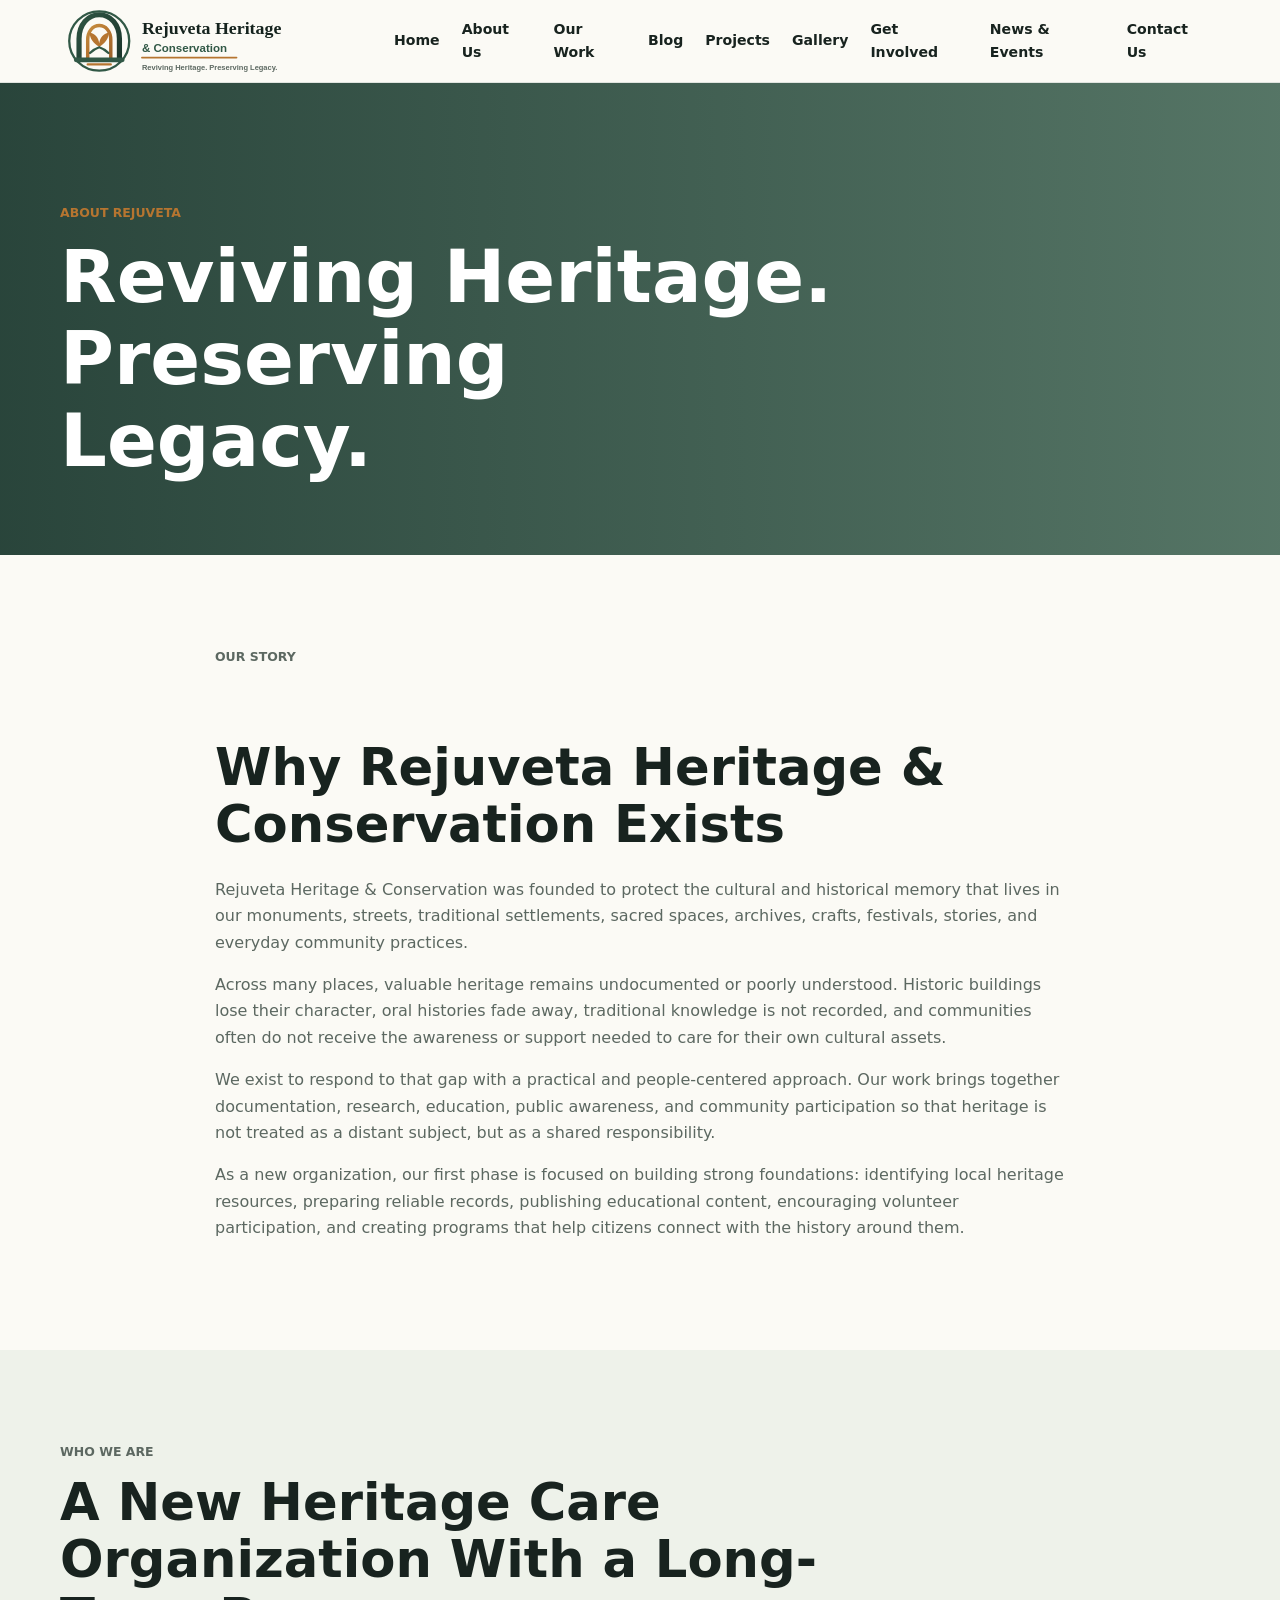
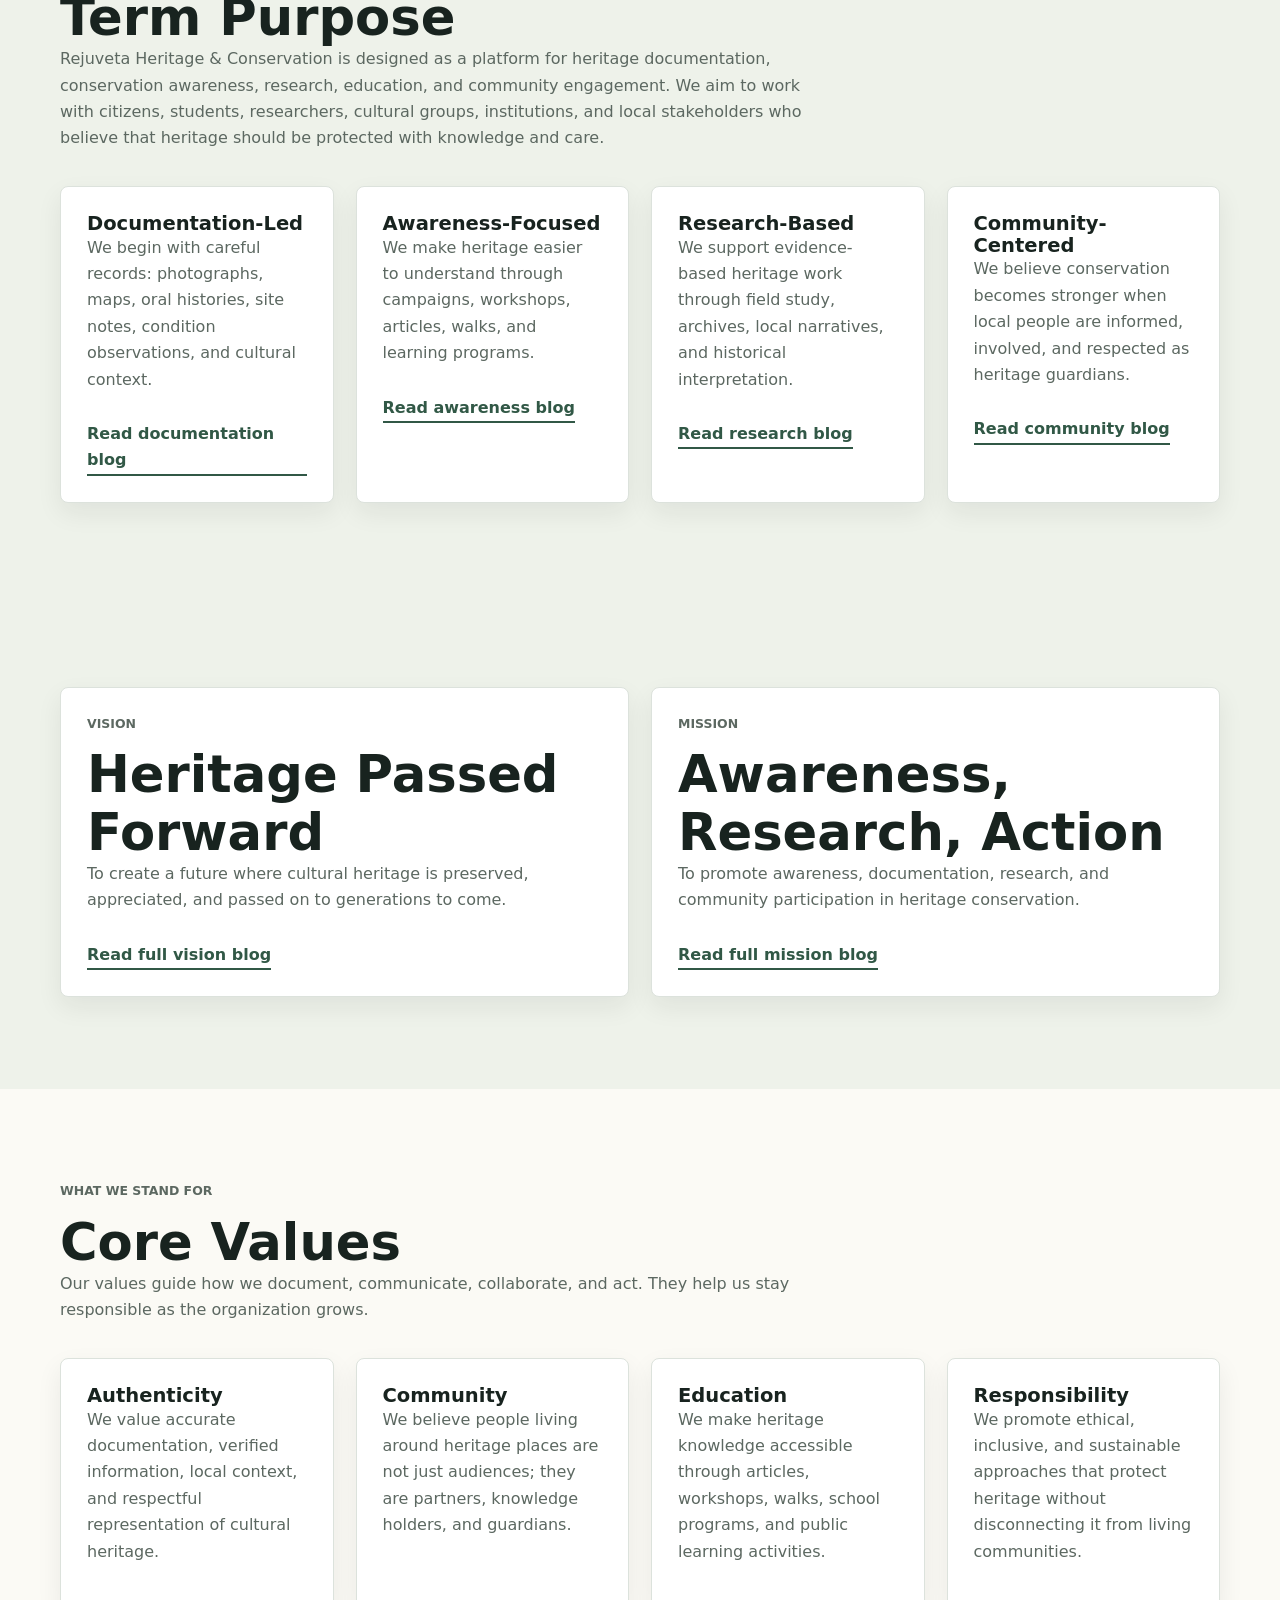
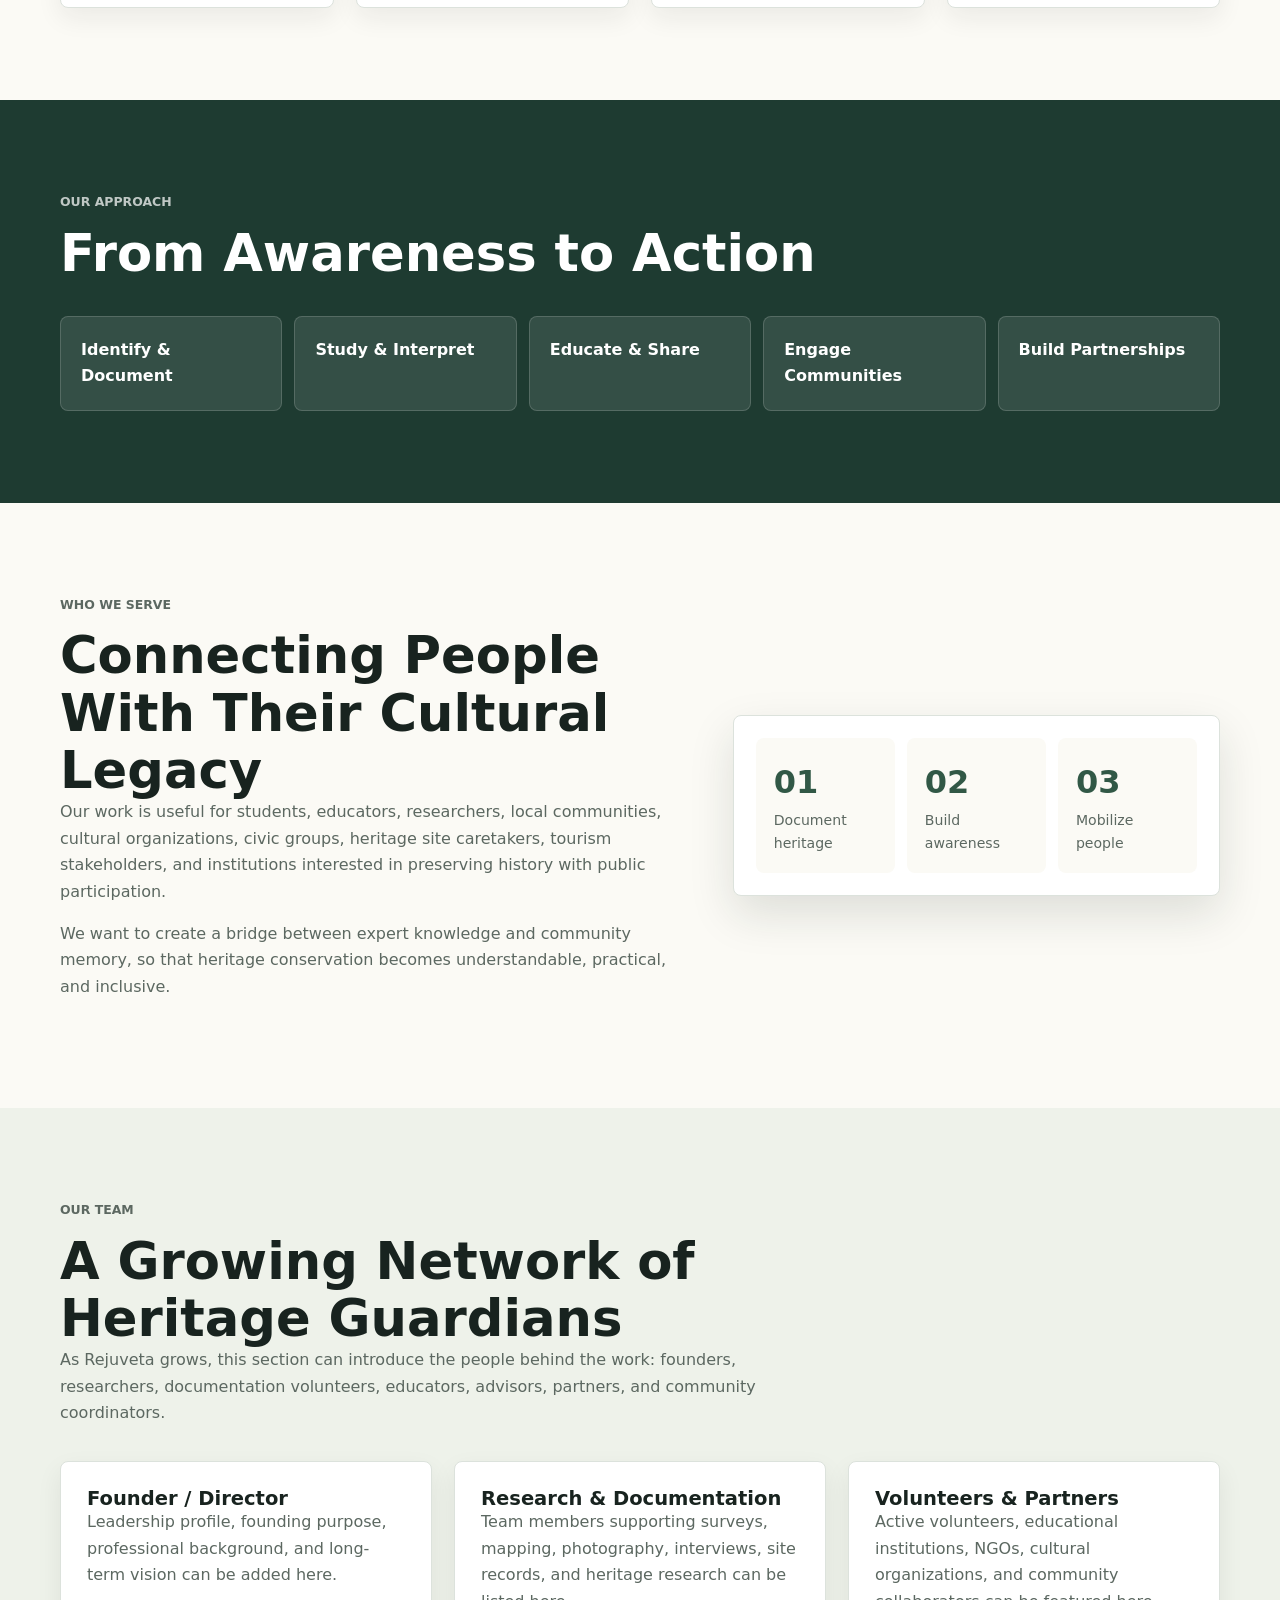
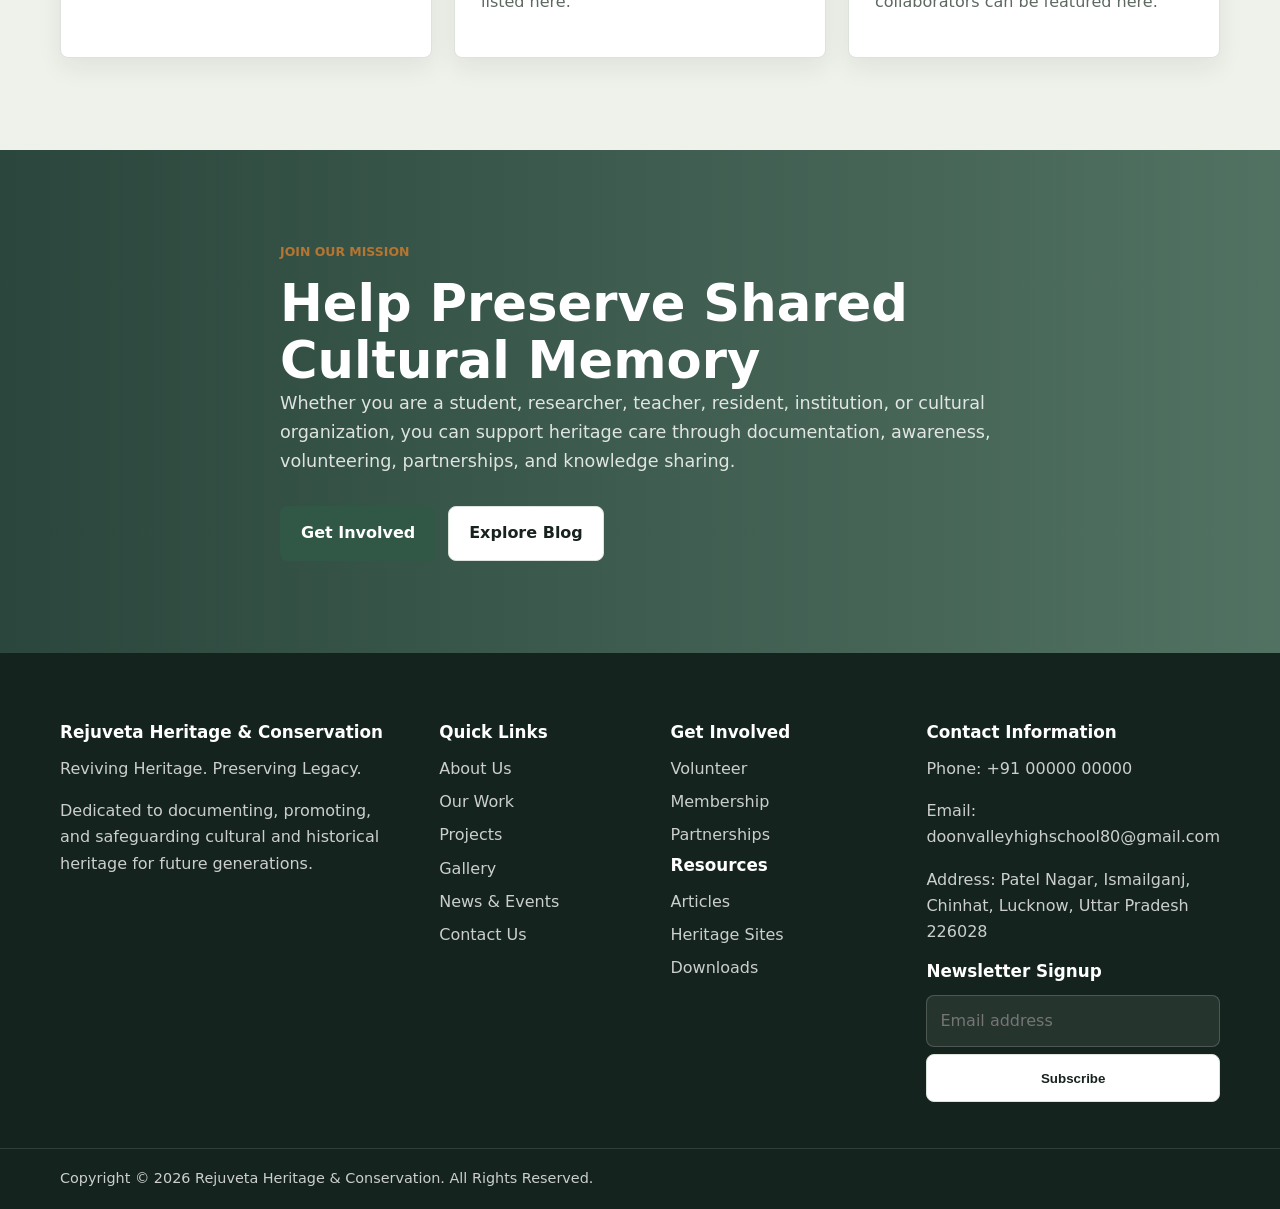
<file: rejuveta-preview/about.html>
﻿<!doctype html>
<html lang="en">
<head>
    <meta charset="utf-8">
    <meta name="viewport" content="width=device-width, initial-scale=1">
    <title>About Us | Rejuveta Heritage & Conservation</title>
    <meta name="description" content="Learn about Rejuveta Heritage & Conservation, our story, vision, mission, team, and heritage conservation purpose.">
    <link rel="canonical" href="https://rejuveta-preview.vercel.app/about">
    <meta property="og:site_name" content="Rejuveta Heritage & Conservation">
    <meta property="og:title" content="About Us | Rejuveta Heritage & Conservation">
    <meta property="og:description" content="Learn why Rejuveta Heritage & Conservation exists and how it supports documentation, awareness, and community care.">
    <meta property="og:type" content="website">
    <meta property="og:url" content="https://rejuveta-preview.vercel.app/about">
    <meta property="og:image" content="https://images.unsplash.com/photo-1599661046289-e31897846e41?auto=format&fit=crop&w=1200&q=80">
    <meta name="twitter:card" content="summary_large_image">
    <meta name="theme-color" content="#315846">
    <link rel="stylesheet" href="assets/css/theme.css">
</head>
<body class="rejuveta-site">
<div class="site-preloader" aria-hidden="true"><span></span></div>
<a class="skip-link screen-reader-text" href="#main">Skip to content</a>

<header class="site-header">
    <div class="container header-inner">
        <a class="brand" href="index.html" aria-label="Rejuveta Heritage home">
            <img class="brand-logo" src="assets/images/rejuveta-logo.svg" alt="Rejuveta Heritage & Conservation">
        </a>
        <button class="nav-toggle" type="button" aria-expanded="false" aria-controls="primary-menu">
            <span></span><span></span><span></span>
            <span class="screen-reader-text">Menu</span>
        </button>
        <nav class="primary-nav" aria-label="Primary navigation">
            <ul id="primary-menu" class="menu">
                <li><a href="index.html">Home</a></li>
                <li><a href="about.html">About Us</a>
                    <ul class="sub-menu">
                        <li><a href="#story">Our Story</a></li>
                        <li><a href="#vision-mission">Vision & Mission</a></li>
                        <li><a href="#team">Our Team</a></li>
                    </ul>
                </li>
                <li><a href="index.html#work">Our Work</a></li>
                <li><a href="blog.html">Blog</a>
                    <ul class="sub-menu">
                        <li><a href="blog.html#vision">Vision Blog</a></li>
                        <li><a href="blog.html#mission">Mission Blog</a></li>
                        <li><a href="blog.html#documentation">Documentation</a></li>
                        <li><a href="blog.html#awareness">Awareness</a></li>
                        <li><a href="blog.html#cultural-identity">Cultural Identity</a></li>
                    </ul>
                </li>
                <li><a href="index.html#projects">Projects</a></li>
                <li><a href="index.html#gallery">Gallery</a></li>
                <li><a href="index.html#involved">Get Involved</a></li>
                <li><a href="blog.html#news">News & Events</a></li>
                <li><a href="index.html#contact">Contact Us</a></li>
            </ul>
        </nav>
    </div>
</header>

<main id="main" class="site-main">
    <section class="page-hero">
        <div class="container reveal">
            <p class="eyebrow">About Rejuveta</p>
            <h1>Reviving Heritage. Preserving Legacy.</h1>
        </div>
    </section>

    <section id="story" class="section">
        <div class="container content-wrap reveal">
            <p class="eyebrow">Our Story</p>
            <h2>Why Rejuveta Heritage & Conservation Exists</h2>
            <p>Rejuveta Heritage & Conservation was founded to protect the cultural and historical memory that lives in our monuments, streets, traditional settlements, sacred spaces, archives, crafts, festivals, stories, and everyday community practices.</p>
            <p>Across many places, valuable heritage remains undocumented or poorly understood. Historic buildings lose their character, oral histories fade away, traditional knowledge is not recorded, and communities often do not receive the awareness or support needed to care for their own cultural assets.</p>
            <p>We exist to respond to that gap with a practical and people-centered approach. Our work brings together documentation, research, education, public awareness, and community participation so that heritage is not treated as a distant subject, but as a shared responsibility.</p>
            <p>As a new organization, our first phase is focused on building strong foundations: identifying local heritage resources, preparing reliable records, publishing educational content, encouraging volunteer participation, and creating programs that help citizens connect with the history around them.</p>
        </div>
    </section>

    <section class="section soft-section">
        <div class="container">
            <div class="section-heading reveal">
                <p class="eyebrow">Who We Are</p>
                <h2>A New Heritage Care Organization With a Long-Term Purpose</h2>
                <p>Rejuveta Heritage & Conservation is designed as a platform for heritage documentation, conservation awareness, research, education, and community engagement. We aim to work with citizens, students, researchers, cultural groups, institutions, and local stakeholders who believe that heritage should be protected with knowledge and care.</p>
            </div>
            <div class="card-grid">
                <a class="plain-card clickable-card reveal" href="blog.html#documentation">
                    <h3>Documentation-Led</h3>
                    <p>We begin with careful records: photographs, maps, oral histories, site notes, condition observations, and cultural context.</p>
                    <span class="card-action">Read documentation blog</span>
                </a>
                <a class="plain-card clickable-card reveal" href="blog.html#awareness">
                    <h3>Awareness-Focused</h3>
                    <p>We make heritage easier to understand through campaigns, workshops, articles, walks, and learning programs.</p>
                    <span class="card-action">Read awareness blog</span>
                </a>
                <a class="plain-card clickable-card reveal" href="blog.html#research">
                    <h3>Research-Based</h3>
                    <p>We support evidence-based heritage work through field study, archives, local narratives, and historical interpretation.</p>
                    <span class="card-action">Read research blog</span>
                </a>
                <a class="plain-card clickable-card reveal" href="blog.html#community">
                    <h3>Community-Centered</h3>
                    <p>We believe conservation becomes stronger when local people are informed, involved, and respected as heritage guardians.</p>
                    <span class="card-action">Read community blog</span>
                </a>
            </div>
        </div>
    </section>

    <section id="vision-mission" class="section soft-section">
        <div class="container two-cards">
            <a class="info-card clickable-card reveal" href="blog.html#vision">
                <p class="eyebrow">Vision</p>
                <h2>Heritage Passed Forward</h2>
                <p>To create a future where cultural heritage is preserved, appreciated, and passed on to generations to come.</p>
                <span class="card-action">Read full vision blog</span>
            </a>
            <a class="info-card clickable-card reveal" href="blog.html#mission">
                <p class="eyebrow">Mission</p>
                <h2>Awareness, Research, Action</h2>
                <p>To promote awareness, documentation, research, and community participation in heritage conservation.</p>
                <span class="card-action">Read full mission blog</span>
            </a>
        </div>
    </section>

    <section class="section">
        <div class="container">
            <div class="section-heading reveal">
                <p class="eyebrow">What We Stand For</p>
                <h2>Core Values</h2>
                <p>Our values guide how we document, communicate, collaborate, and act. They help us stay responsible as the organization grows.</p>
            </div>
            <div class="card-grid">
                <article class="plain-card reveal"><h3>Authenticity</h3><p>We value accurate documentation, verified information, local context, and respectful representation of cultural heritage.</p></article>
                <article class="plain-card reveal"><h3>Community</h3><p>We believe people living around heritage places are not just audiences; they are partners, knowledge holders, and guardians.</p></article>
                <article class="plain-card reveal"><h3>Education</h3><p>We make heritage knowledge accessible through articles, workshops, walks, school programs, and public learning activities.</p></article>
                <article class="plain-card reveal"><h3>Responsibility</h3><p>We promote ethical, inclusive, and sustainable approaches that protect heritage without disconnecting it from living communities.</p></article>
            </div>
        </div>
    </section>

    <section class="section heritage-matters">
        <div class="container">
            <div class="section-heading reveal">
                <p class="eyebrow">Our Approach</p>
                <h2>From Awareness to Action</h2>
            </div>
            <div class="matter-list">
                <a class="matter-item reveal" href="blog.html#documentation">Identify & Document</a>
                <a class="matter-item reveal" href="blog.html#research">Study & Interpret</a>
                <a class="matter-item reveal" href="blog.html#awareness">Educate & Share</a>
                <a class="matter-item reveal" href="blog.html#community">Engage Communities</a>
                <a class="matter-item reveal" href="index.html#involved">Build Partnerships</a>
            </div>
        </div>
    </section>

    <section class="section">
        <div class="container split">
            <div class="reveal">
                <p class="eyebrow">Who We Serve</p>
                <h2>Connecting People With Their Cultural Legacy</h2>
                <p>Our work is useful for students, educators, researchers, local communities, cultural organizations, civic groups, heritage site caretakers, tourism stakeholders, and institutions interested in preserving history with public participation.</p>
                <p>We want to create a bridge between expert knowledge and community memory, so that heritage conservation becomes understandable, practical, and inclusive.</p>
            </div>
            <div class="stat-panel reveal">
                <div><strong>01</strong><span>Document heritage</span></div>
                <div><strong>02</strong><span>Build awareness</span></div>
                <div><strong>03</strong><span>Mobilize people</span></div>
            </div>
        </div>
    </section>

    <section id="team" class="section soft-section">
        <div class="container">
            <div class="section-heading reveal">
                <p class="eyebrow">Our Team</p>
                <h2>A Growing Network of Heritage Guardians</h2>
                <p>As Rejuveta grows, this section can introduce the people behind the work: founders, researchers, documentation volunteers, educators, advisors, partners, and community coordinators.</p>
            </div>
            <div class="site-grid">
                <article class="plain-card reveal"><h3>Founder / Director</h3><p>Leadership profile, founding purpose, professional background, and long-term vision can be added here.</p></article>
                <article class="plain-card reveal"><h3>Research & Documentation</h3><p>Team members supporting surveys, mapping, photography, interviews, site records, and heritage research can be listed here.</p></article>
                <article class="plain-card reveal"><h3>Volunteers & Partners</h3><p>Active volunteers, educational institutions, NGOs, cultural organizations, and community collaborators can be featured here.</p></article>
            </div>
        </div>
    </section>

    <section class="section cta-section">
        <div class="container cta-inner reveal">
            <p class="eyebrow">Join Our Mission</p>
            <h2>Help Preserve Shared Cultural Memory</h2>
            <p>Whether you are a student, researcher, teacher, resident, institution, or cultural organization, you can support heritage care through documentation, awareness, volunteering, partnerships, and knowledge sharing.</p>
            <div class="button-row">
                <a class="button button-primary" href="index.html#involved">Get Involved</a>
                <a class="button button-secondary" href="blog.html">Explore Blog</a>
            </div>
        </div>
    </section>
</main>

<footer class="site-footer">
    <div class="container footer-grid">
        <div>
            <h2>Rejuveta Heritage & Conservation</h2>
            <p>Reviving Heritage. Preserving Legacy.</p>
            <p>Dedicated to documenting, promoting, and safeguarding cultural and historical heritage for future generations.</p>
        </div>
        <div>
            <h3>Quick Links</h3>
            <a href="about.html">About Us</a>
            <a href="index.html#work">Our Work</a>
            <a href="index.html#projects">Projects</a>
            <a href="index.html#gallery">Gallery</a>
            <a href="blog.html">News & Events</a>
            <a href="index.html#contact">Contact Us</a>
        </div>
        <div>
            <h3>Get Involved</h3>
            <a href="index.html#involved">Volunteer</a>
            <a href="index.html#involved">Membership</a>
            <a href="index.html#involved">Partnerships</a>
            <h3>Resources</h3>
            <a href="blog.html">Articles</a>
            <a href="blog.html#sites">Heritage Sites</a>
            <a href="blog.html">Downloads</a>
        </div>
        <div>
            <h3>Contact Information</h3>
            <p>Phone: <span data-content="phone">+91 00000 00000</span></p>
            <p>Email: <span data-content="email">doonvalleyhighschool80@gmail.com</span></p>
            <p>Address: <span data-content="address">Patel Nagar, Ismailganj, Chinhat, Lucknow, Uttar Pradesh 226028</span></p>
            <h3>Newsletter Signup</h3>
            <form class="newsletter-form"><input type="email" placeholder="Email address" required><button class="button button-secondary" type="submit">Subscribe</button></form>
        </div>
    </div>
    <div class="footer-bottom">
        <div class="container"><p>Copyright &copy; 2026 Rejuveta Heritage & Conservation. All Rights Reserved.</p></div>
    </div>
</footer>
<script src="assets/js/theme.js" defer></script>
</body>
</html>
</file>
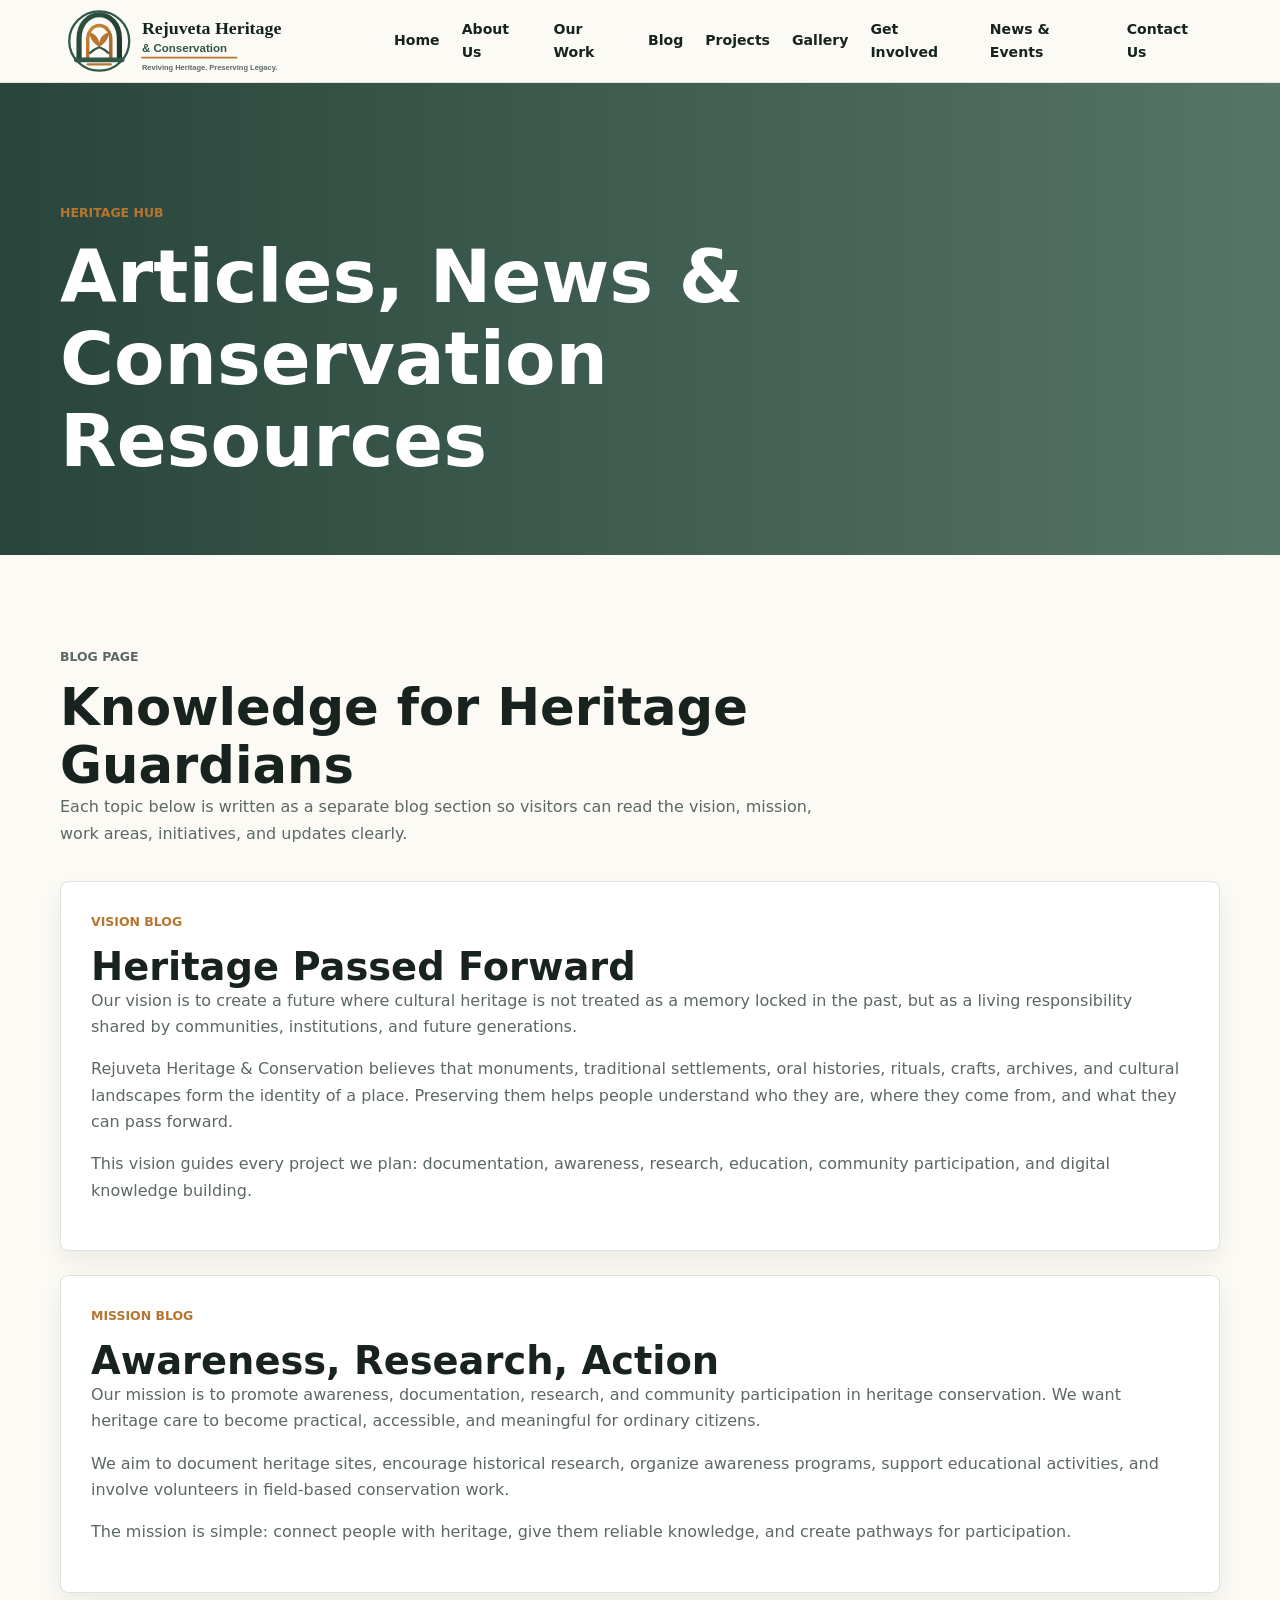
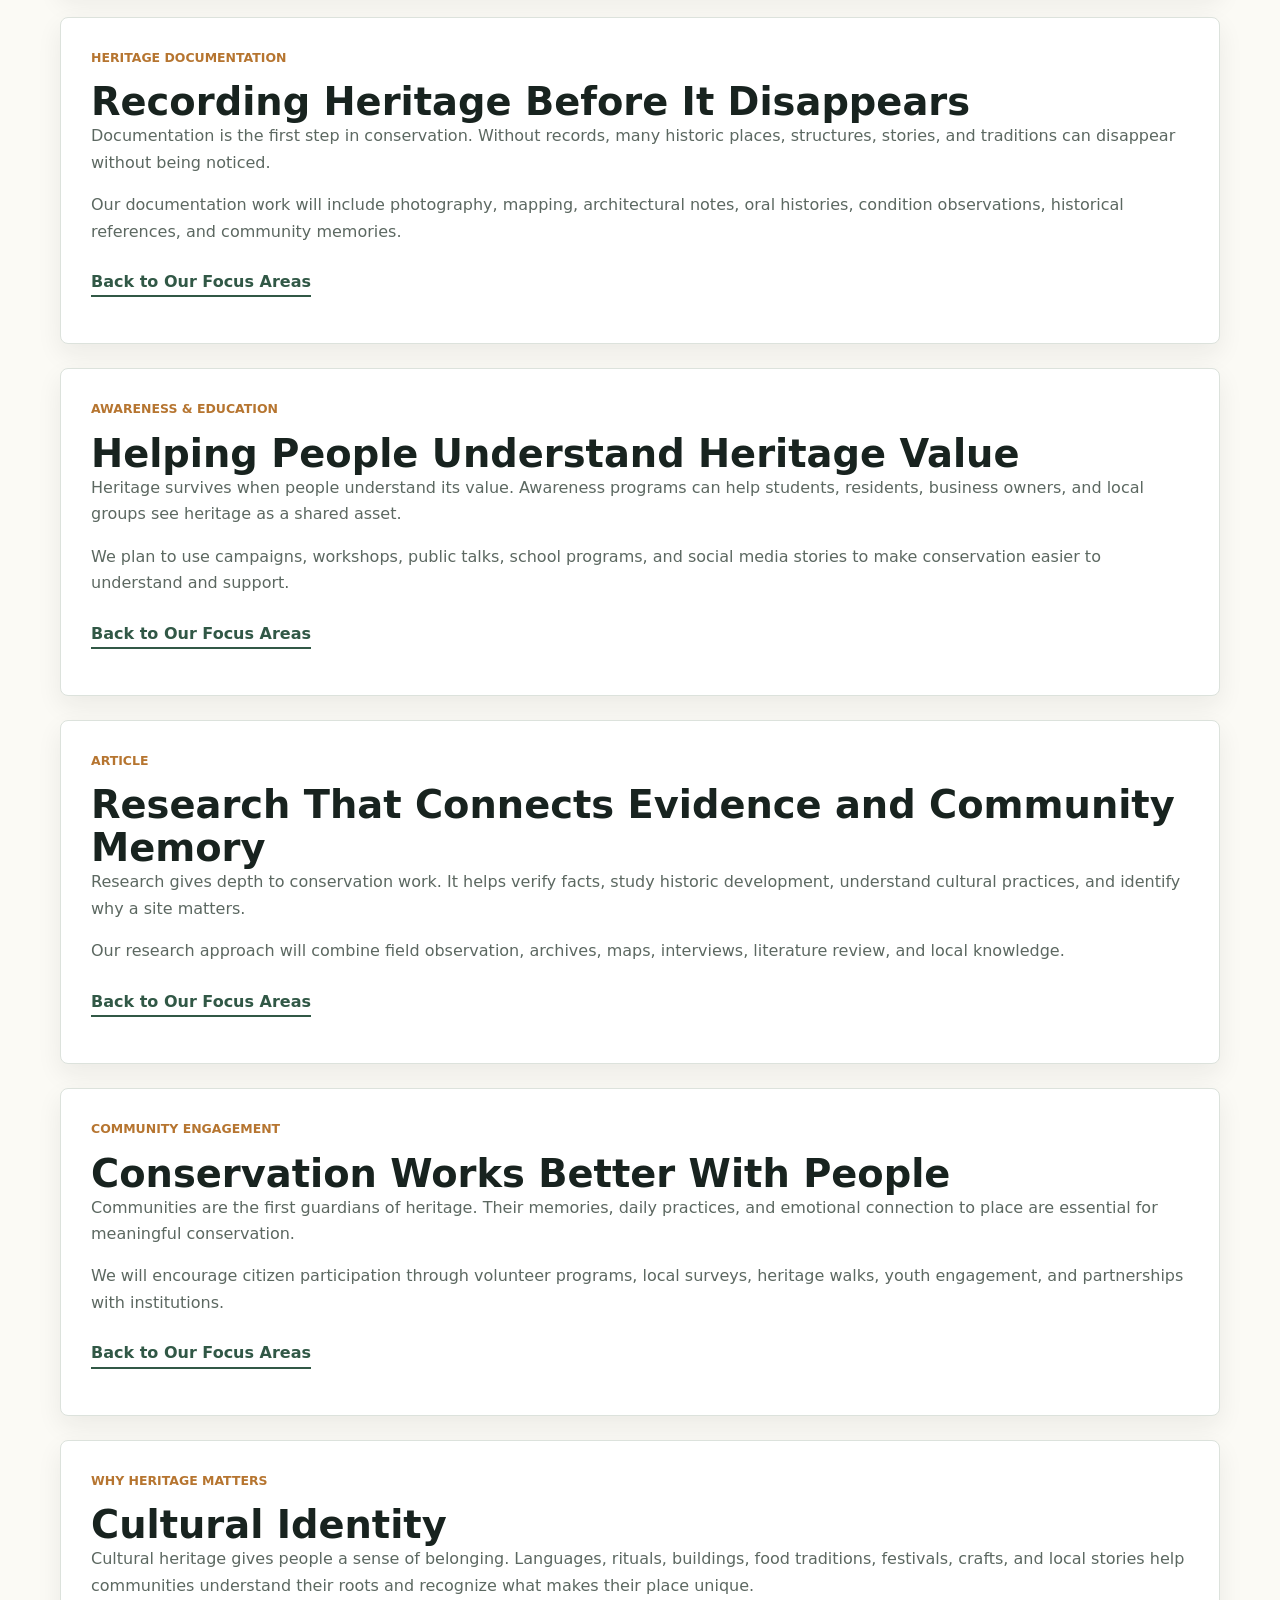
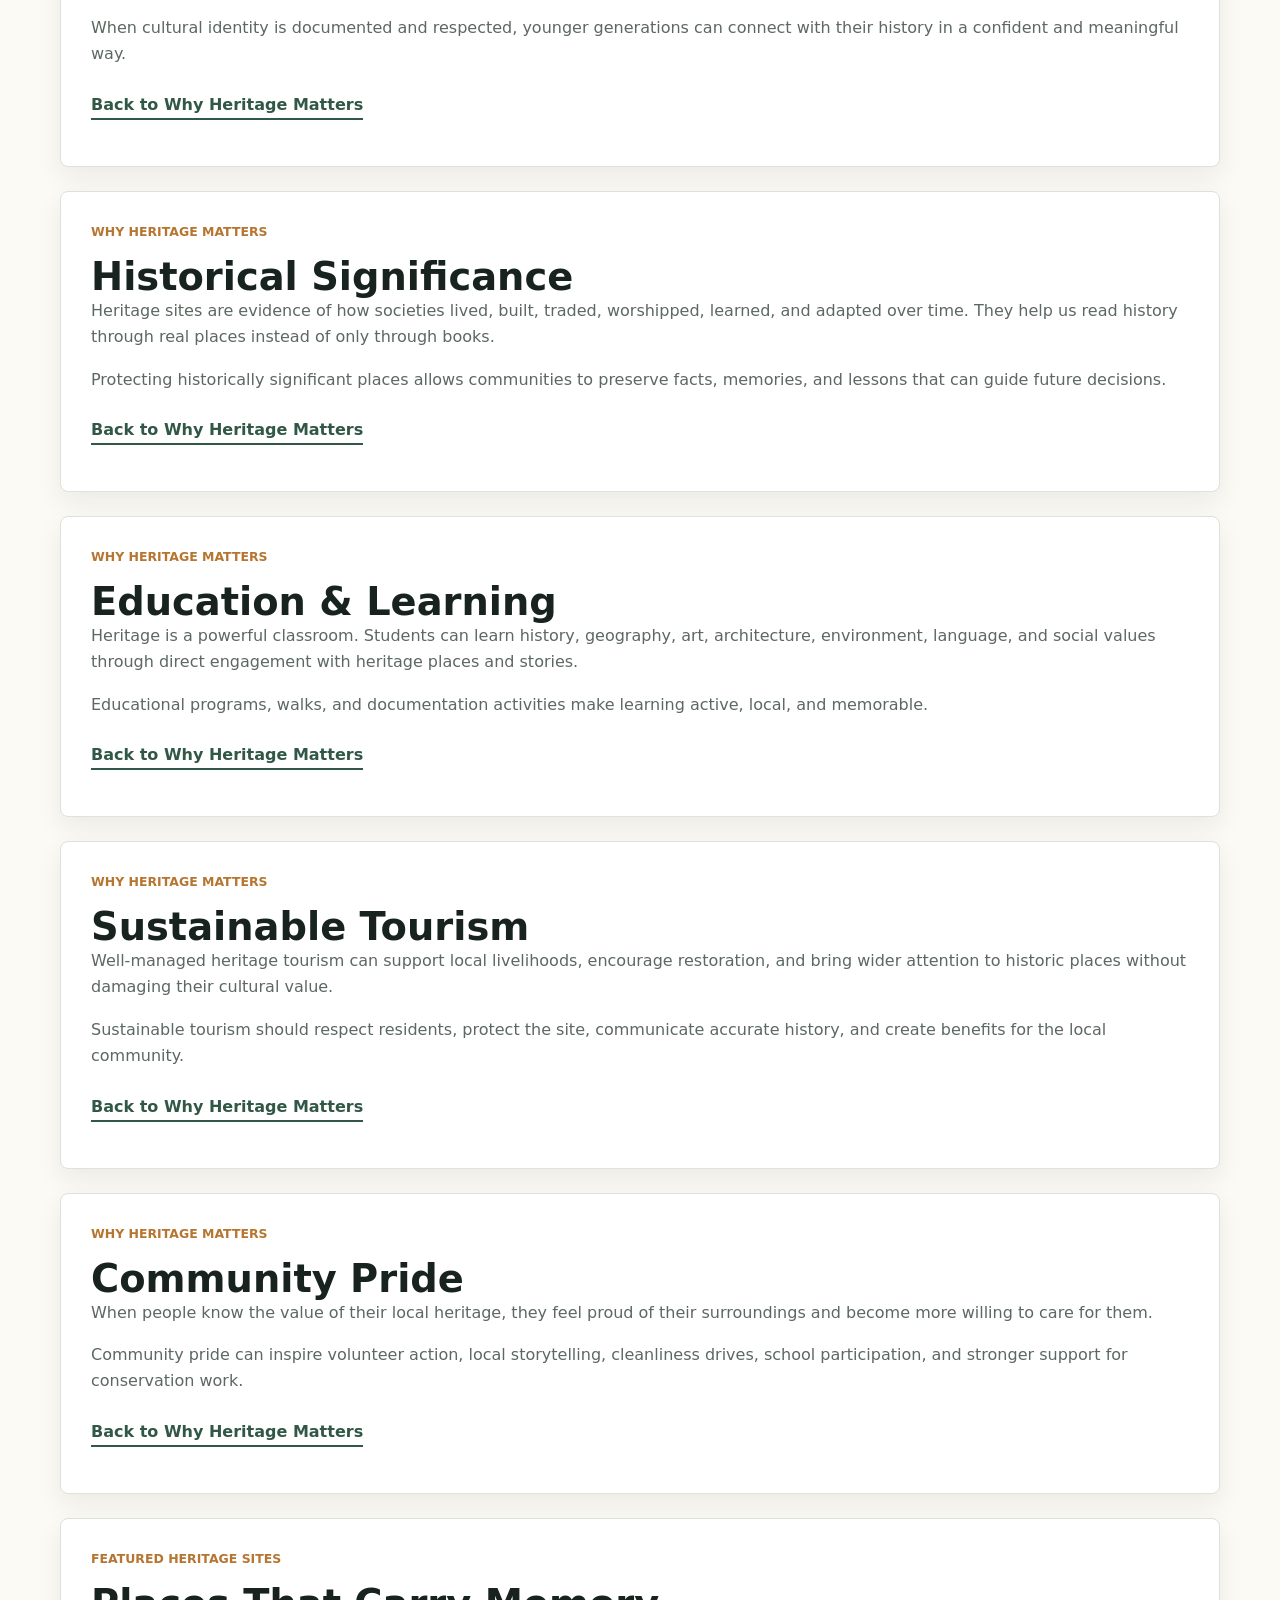
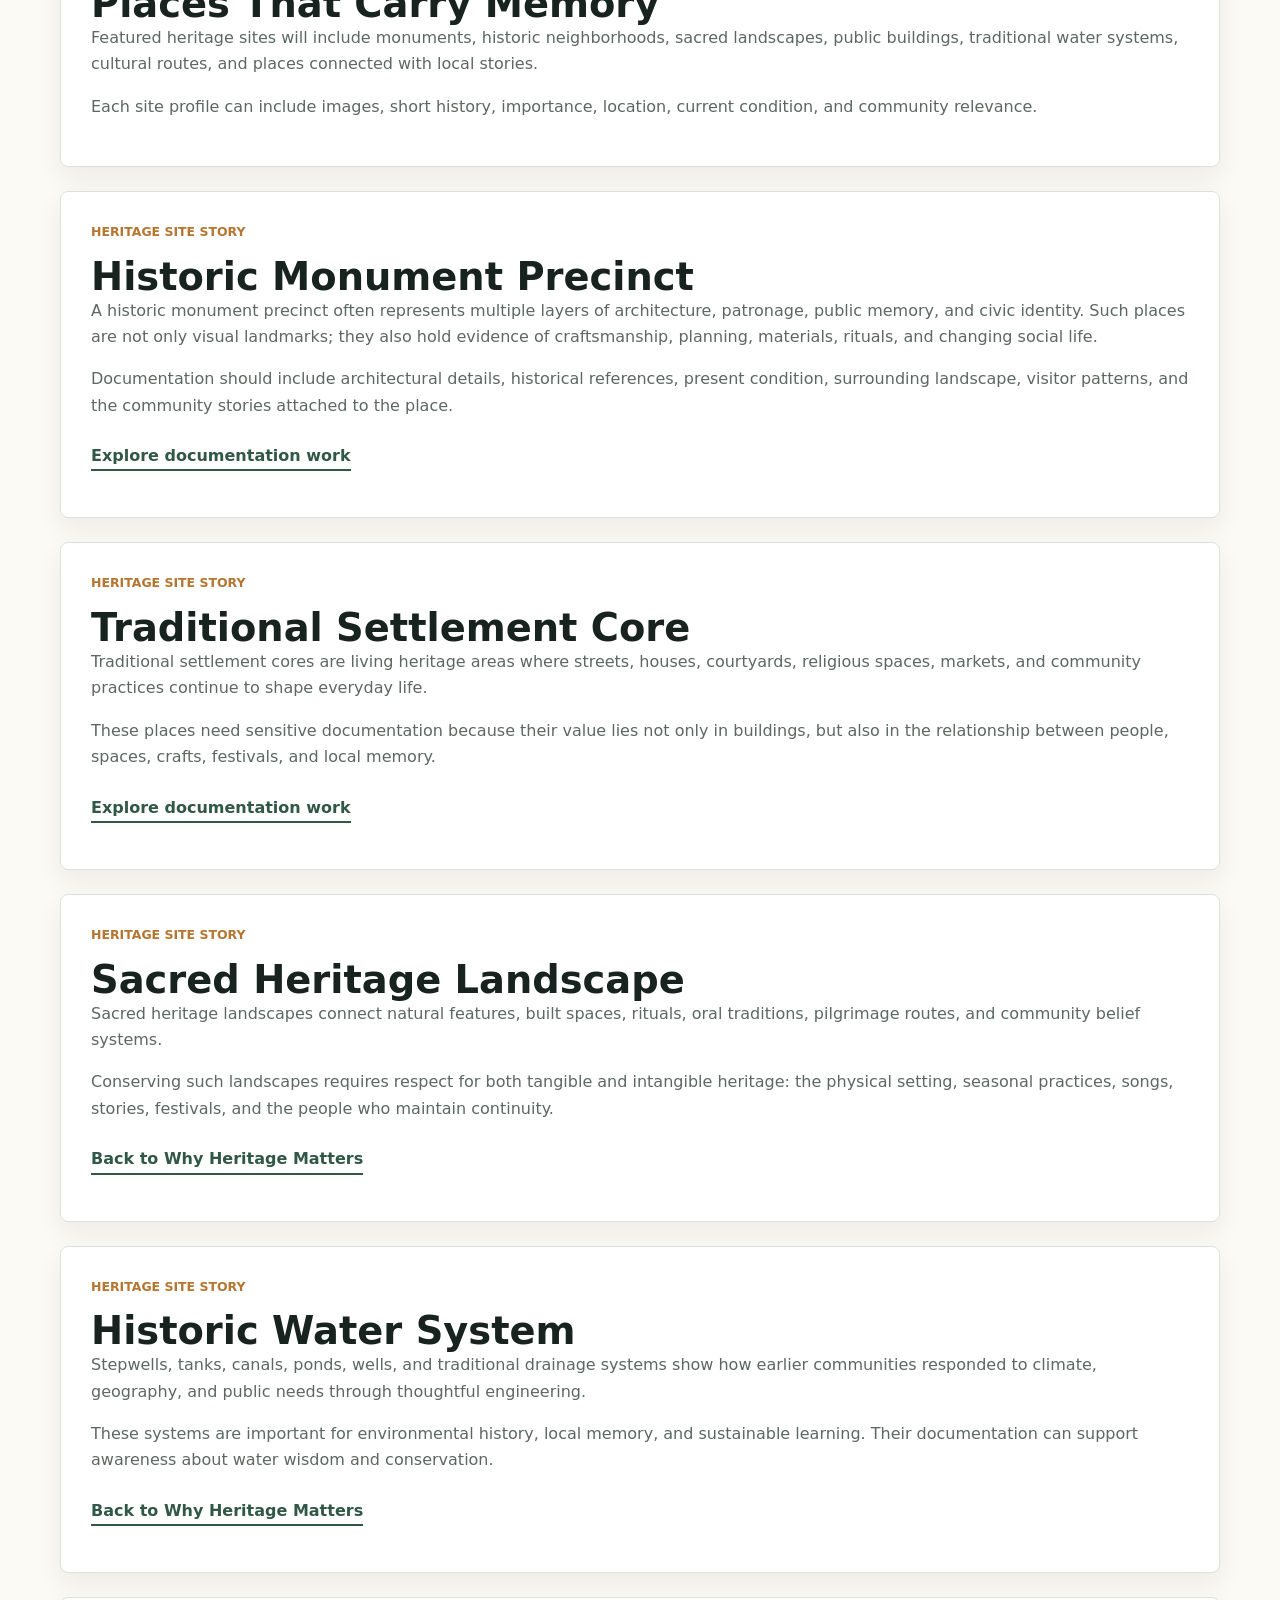
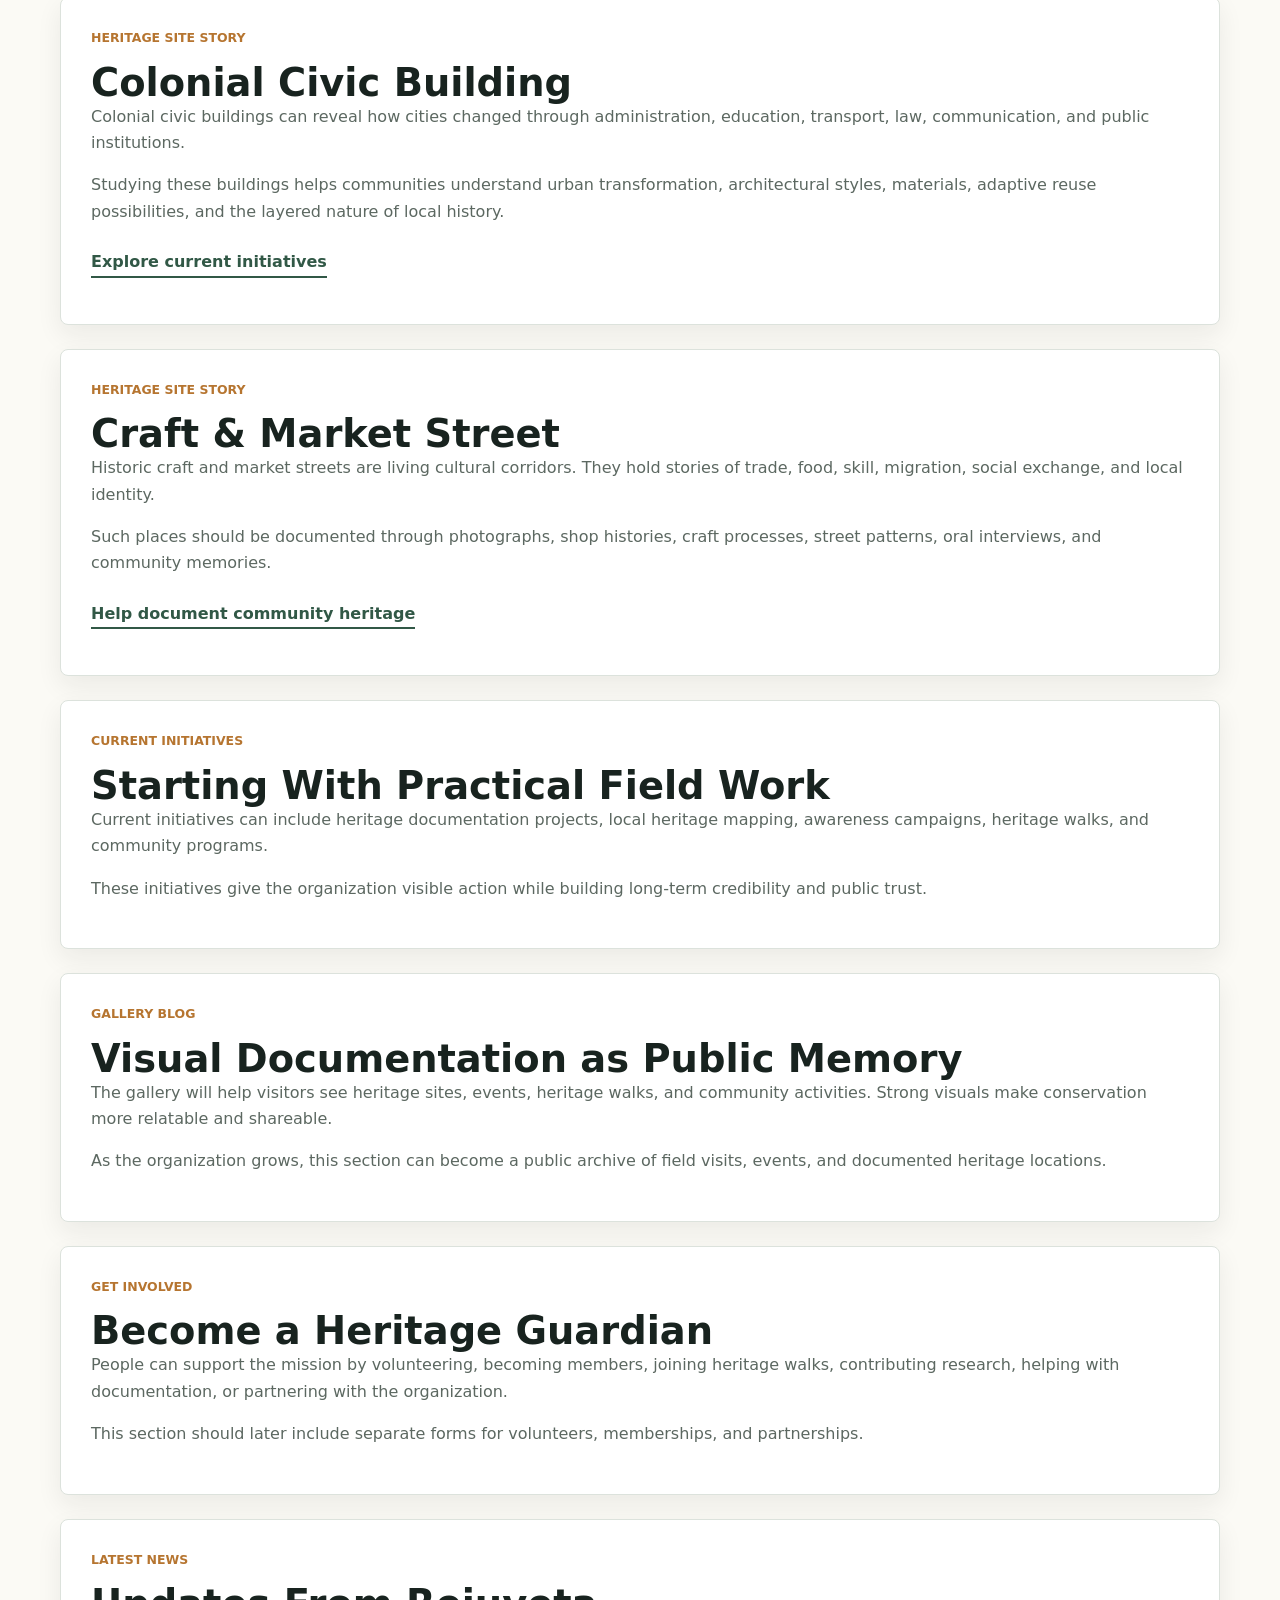
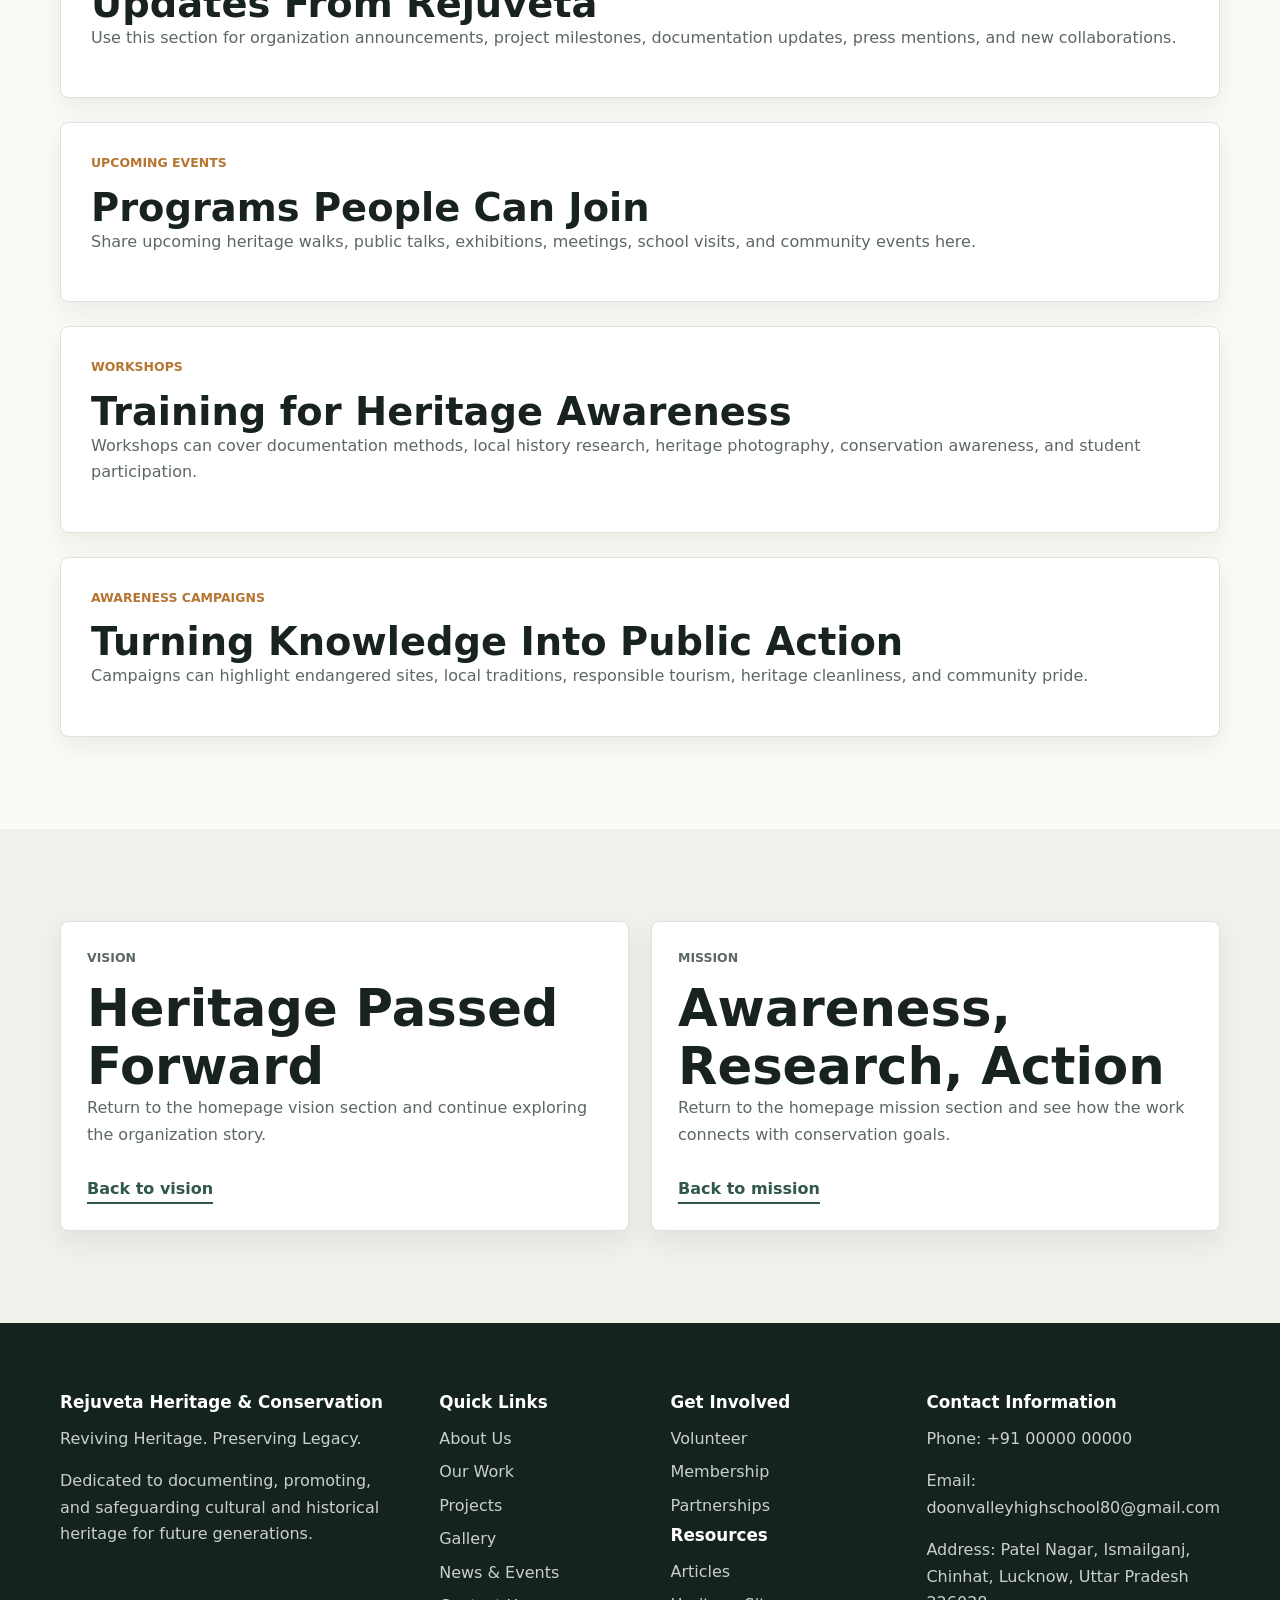
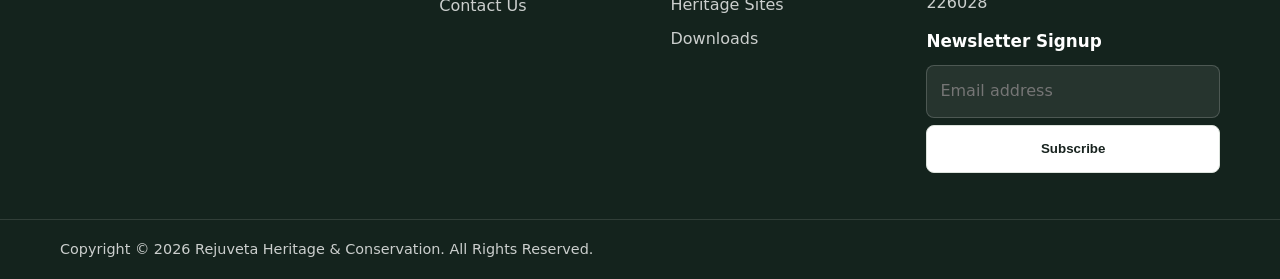
<file: rejuveta-preview/blog.html>
﻿<!doctype html>
<html lang="en">
<head>
    <meta charset="utf-8">
    <meta name="viewport" content="width=device-width, initial-scale=1">
    <title>Heritage Blog | Rejuveta Heritage & Conservation</title>
    <meta name="description" content="Read heritage articles, conservation updates, news, workshops, and research insights from Rejuveta Heritage & Conservation.">
    <link rel="canonical" href="https://rejuveta-preview.vercel.app/blog">
    <meta property="og:site_name" content="Rejuveta Heritage & Conservation">
    <meta property="og:title" content="Heritage Blog | Rejuveta Heritage & Conservation">
    <meta property="og:description" content="Articles, conservation resources, heritage news, and project updates.">
    <meta property="og:type" content="website">
    <meta property="og:url" content="https://rejuveta-preview.vercel.app/blog">
    <meta property="og:image" content="https://commons.wikimedia.org/wiki/Special:FilePath/Charminar%20of%20Hyderabad%20Telangana.jpg?width=1200">
    <meta name="twitter:card" content="summary_large_image">
    <meta name="theme-color" content="#315846">
    <link rel="stylesheet" href="assets/css/theme.css">
</head>
<body class="rejuveta-site">
<div class="site-preloader" aria-hidden="true"><span></span></div>
<a class="skip-link screen-reader-text" href="#main">Skip to content</a>

<header class="site-header">
    <div class="container header-inner">
        <a class="brand" href="index.html" aria-label="Rejuveta Heritage home">
            <img class="brand-logo" src="assets/images/rejuveta-logo.svg" alt="Rejuveta Heritage & Conservation">
        </a>
        <button class="nav-toggle" type="button" aria-expanded="false" aria-controls="primary-menu">
            <span></span><span></span><span></span>
            <span class="screen-reader-text">Menu</span>
        </button>
        <nav class="primary-nav" aria-label="Primary navigation">
            <ul id="primary-menu" class="menu">
                <li><a href="index.html">Home</a></li>
                <li><a href="about.html">About Us</a></li>
                <li><a href="index.html#work">Our Work</a></li>
                <li><a href="blog.html">Blog</a>
                    <ul class="sub-menu">
                        <li><a href="#vision">Vision Blog</a></li>
                        <li><a href="#mission">Mission Blog</a></li>
                        <li><a href="#documentation">Documentation</a></li>
                        <li><a href="#awareness">Awareness</a></li>
                        <li><a href="#research">Research</a></li>
                        <li><a href="#community">Community</a></li>
                        <li><a href="#cultural-identity">Cultural Identity</a></li>
                    </ul>
                </li>
                <li><a href="index.html#projects">Projects</a></li>
                <li><a href="index.html#gallery">Gallery</a></li>
                <li><a href="index.html#involved">Get Involved</a></li>
                <li><a href="blog.html">News & Events</a></li>
                <li><a href="index.html#contact">Contact Us</a></li>
            </ul>
        </nav>
    </div>
</header>

<main id="main" class="site-main">
    <section class="page-hero">
        <div class="container reveal">
            <p class="eyebrow">Heritage Hub</p>
            <h1>Articles, News & Conservation Resources</h1>
        </div>
    </section>

    <section class="section">
        <div class="container">
            <div class="section-heading reveal">
                <p class="eyebrow">Blog Page</p>
                <h2>Knowledge for Heritage Guardians</h2>
                <p>Each topic below is written as a separate blog section so visitors can read the vision, mission, work areas, initiatives, and updates clearly.</p>
            </div>
            <div class="blog-layout">
                <article id="vision" class="blog-post reveal">
                    <p class="eyebrow">Vision Blog</p>
                    <h2>Heritage Passed Forward</h2>
                    <p>Our vision is to create a future where cultural heritage is not treated as a memory locked in the past, but as a living responsibility shared by communities, institutions, and future generations.</p>
                    <p>Rejuveta Heritage & Conservation believes that monuments, traditional settlements, oral histories, rituals, crafts, archives, and cultural landscapes form the identity of a place. Preserving them helps people understand who they are, where they come from, and what they can pass forward.</p>
                    <p>This vision guides every project we plan: documentation, awareness, research, education, community participation, and digital knowledge building.</p>
                </article>
                <article id="mission" class="blog-post reveal">
                    <p class="eyebrow">Mission Blog</p>
                    <h2>Awareness, Research, Action</h2>
                    <p>Our mission is to promote awareness, documentation, research, and community participation in heritage conservation. We want heritage care to become practical, accessible, and meaningful for ordinary citizens.</p>
                    <p>We aim to document heritage sites, encourage historical research, organize awareness programs, support educational activities, and involve volunteers in field-based conservation work.</p>
                    <p>The mission is simple: connect people with heritage, give them reliable knowledge, and create pathways for participation.</p>
                </article>
                <article id="documentation" class="blog-post reveal">
                    <p class="eyebrow">Heritage Documentation</p>
                    <h2>Recording Heritage Before It Disappears</h2>
                    <p>Documentation is the first step in conservation. Without records, many historic places, structures, stories, and traditions can disappear without being noticed.</p>
                    <p>Our documentation work will include photography, mapping, architectural notes, oral histories, condition observations, historical references, and community memories.</p>
                    <p><a class="text-link" href="index.html#work">Back to Our Focus Areas</a></p>
                </article>
                <article id="awareness" class="blog-post reveal">
                    <p class="eyebrow">Awareness & Education</p>
                    <h2>Helping People Understand Heritage Value</h2>
                    <p>Heritage survives when people understand its value. Awareness programs can help students, residents, business owners, and local groups see heritage as a shared asset.</p>
                    <p>We plan to use campaigns, workshops, public talks, school programs, and social media stories to make conservation easier to understand and support.</p>
                    <p><a class="text-link" href="index.html#work">Back to Our Focus Areas</a></p>
                </article>
                <article id="research" class="blog-post reveal">
                    <p class="eyebrow">Article</p>
                    <h2>Research That Connects Evidence and Community Memory</h2>
                    <p>Research gives depth to conservation work. It helps verify facts, study historic development, understand cultural practices, and identify why a site matters.</p>
                    <p>Our research approach will combine field observation, archives, maps, interviews, literature review, and local knowledge.</p>
                    <p><a class="text-link" href="index.html#work">Back to Our Focus Areas</a></p>
                </article>
                <article id="community" class="blog-post reveal">
                    <p class="eyebrow">Community Engagement</p>
                    <h2>Conservation Works Better With People</h2>
                    <p>Communities are the first guardians of heritage. Their memories, daily practices, and emotional connection to place are essential for meaningful conservation.</p>
                    <p>We will encourage citizen participation through volunteer programs, local surveys, heritage walks, youth engagement, and partnerships with institutions.</p>
                    <p><a class="text-link" href="index.html#work">Back to Our Focus Areas</a></p>
                </article>
                <article id="cultural-identity" class="blog-post reveal">
                    <p class="eyebrow">Why Heritage Matters</p>
                    <h2>Cultural Identity</h2>
                    <p>Cultural heritage gives people a sense of belonging. Languages, rituals, buildings, food traditions, festivals, crafts, and local stories help communities understand their roots and recognize what makes their place unique.</p>
                    <p>When cultural identity is documented and respected, younger generations can connect with their history in a confident and meaningful way.</p>
                    <p><a class="text-link" href="index.html#hub">Back to Why Heritage Matters</a></p>
                </article>
                <article id="historical-significance" class="blog-post reveal">
                    <p class="eyebrow">Why Heritage Matters</p>
                    <h2>Historical Significance</h2>
                    <p>Heritage sites are evidence of how societies lived, built, traded, worshipped, learned, and adapted over time. They help us read history through real places instead of only through books.</p>
                    <p>Protecting historically significant places allows communities to preserve facts, memories, and lessons that can guide future decisions.</p>
                    <p><a class="text-link" href="index.html#hub">Back to Why Heritage Matters</a></p>
                </article>
                <article id="education-learning" class="blog-post reveal">
                    <p class="eyebrow">Why Heritage Matters</p>
                    <h2>Education & Learning</h2>
                    <p>Heritage is a powerful classroom. Students can learn history, geography, art, architecture, environment, language, and social values through direct engagement with heritage places and stories.</p>
                    <p>Educational programs, walks, and documentation activities make learning active, local, and memorable.</p>
                    <p><a class="text-link" href="index.html#hub">Back to Why Heritage Matters</a></p>
                </article>
                <article id="sustainable-tourism" class="blog-post reveal">
                    <p class="eyebrow">Why Heritage Matters</p>
                    <h2>Sustainable Tourism</h2>
                    <p>Well-managed heritage tourism can support local livelihoods, encourage restoration, and bring wider attention to historic places without damaging their cultural value.</p>
                    <p>Sustainable tourism should respect residents, protect the site, communicate accurate history, and create benefits for the local community.</p>
                    <p><a class="text-link" href="index.html#hub">Back to Why Heritage Matters</a></p>
                </article>
                <article id="community-pride" class="blog-post reveal">
                    <p class="eyebrow">Why Heritage Matters</p>
                    <h2>Community Pride</h2>
                    <p>When people know the value of their local heritage, they feel proud of their surroundings and become more willing to care for them.</p>
                    <p>Community pride can inspire volunteer action, local storytelling, cleanliness drives, school participation, and stronger support for conservation work.</p>
                    <p><a class="text-link" href="index.html#hub">Back to Why Heritage Matters</a></p>
                </article>
                <article id="sites" class="blog-post reveal">
                    <p class="eyebrow">Featured Heritage Sites</p>
                    <h2>Places That Carry Memory</h2>
                    <p>Featured heritage sites will include monuments, historic neighborhoods, sacred landscapes, public buildings, traditional water systems, cultural routes, and places connected with local stories.</p>
                    <p>Each site profile can include images, short history, importance, location, current condition, and community relevance.</p>
                </article>
                <article id="historic-monument-precinct" class="blog-post reveal">
                    <p class="eyebrow">Heritage Site Story</p>
                    <h2>Historic Monument Precinct</h2>
                    <p>A historic monument precinct often represents multiple layers of architecture, patronage, public memory, and civic identity. Such places are not only visual landmarks; they also hold evidence of craftsmanship, planning, materials, rituals, and changing social life.</p>
                    <p>Documentation should include architectural details, historical references, present condition, surrounding landscape, visitor patterns, and the community stories attached to the place.</p>
                    <p><a class="text-link" href="index.html#work">Explore documentation work</a></p>
                </article>
                <article id="traditional-settlement-core" class="blog-post reveal">
                    <p class="eyebrow">Heritage Site Story</p>
                    <h2>Traditional Settlement Core</h2>
                    <p>Traditional settlement cores are living heritage areas where streets, houses, courtyards, religious spaces, markets, and community practices continue to shape everyday life.</p>
                    <p>These places need sensitive documentation because their value lies not only in buildings, but also in the relationship between people, spaces, crafts, festivals, and local memory.</p>
                    <p><a class="text-link" href="index.html#work">Explore documentation work</a></p>
                </article>
                <article id="sacred-heritage-landscape" class="blog-post reveal">
                    <p class="eyebrow">Heritage Site Story</p>
                    <h2>Sacred Heritage Landscape</h2>
                    <p>Sacred heritage landscapes connect natural features, built spaces, rituals, oral traditions, pilgrimage routes, and community belief systems.</p>
                    <p>Conserving such landscapes requires respect for both tangible and intangible heritage: the physical setting, seasonal practices, songs, stories, festivals, and the people who maintain continuity.</p>
                    <p><a class="text-link" href="index.html#hub">Back to Why Heritage Matters</a></p>
                </article>
                <article id="historic-water-system" class="blog-post reveal">
                    <p class="eyebrow">Heritage Site Story</p>
                    <h2>Historic Water System</h2>
                    <p>Stepwells, tanks, canals, ponds, wells, and traditional drainage systems show how earlier communities responded to climate, geography, and public needs through thoughtful engineering.</p>
                    <p>These systems are important for environmental history, local memory, and sustainable learning. Their documentation can support awareness about water wisdom and conservation.</p>
                    <p><a class="text-link" href="index.html#hub">Back to Why Heritage Matters</a></p>
                </article>
                <article id="colonial-civic-building" class="blog-post reveal">
                    <p class="eyebrow">Heritage Site Story</p>
                    <h2>Colonial Civic Building</h2>
                    <p>Colonial civic buildings can reveal how cities changed through administration, education, transport, law, communication, and public institutions.</p>
                    <p>Studying these buildings helps communities understand urban transformation, architectural styles, materials, adaptive reuse possibilities, and the layered nature of local history.</p>
                    <p><a class="text-link" href="index.html#projects">Explore current initiatives</a></p>
                </article>
                <article id="craft-and-market-street" class="blog-post reveal">
                    <p class="eyebrow">Heritage Site Story</p>
                    <h2>Craft & Market Street</h2>
                    <p>Historic craft and market streets are living cultural corridors. They hold stories of trade, food, skill, migration, social exchange, and local identity.</p>
                    <p>Such places should be documented through photographs, shop histories, craft processes, street patterns, oral interviews, and community memories.</p>
                    <p><a class="text-link" href="index.html#involved">Help document community heritage</a></p>
                </article>
                <article id="initiatives" class="blog-post reveal">
                    <p class="eyebrow">Current Initiatives</p>
                    <h2>Starting With Practical Field Work</h2>
                    <p>Current initiatives can include heritage documentation projects, local heritage mapping, awareness campaigns, heritage walks, and community programs.</p>
                    <p>These initiatives give the organization visible action while building long-term credibility and public trust.</p>
                </article>
                <article id="gallery" class="blog-post reveal">
                    <p class="eyebrow">Gallery Blog</p>
                    <h2>Visual Documentation as Public Memory</h2>
                    <p>The gallery will help visitors see heritage sites, events, heritage walks, and community activities. Strong visuals make conservation more relatable and shareable.</p>
                    <p>As the organization grows, this section can become a public archive of field visits, events, and documented heritage locations.</p>
                </article>
                <article id="involved" class="blog-post reveal">
                    <p class="eyebrow">Get Involved</p>
                    <h2>Become a Heritage Guardian</h2>
                    <p>People can support the mission by volunteering, becoming members, joining heritage walks, contributing research, helping with documentation, or partnering with the organization.</p>
                    <p>This section should later include separate forms for volunteers, memberships, and partnerships.</p>
                </article>
                <article id="news" class="blog-post reveal">
                    <p class="eyebrow">Latest News</p>
                    <h2>Updates From Rejuveta</h2>
                    <p>Use this section for organization announcements, project milestones, documentation updates, press mentions, and new collaborations.</p>
                </article>
                <article id="events" class="blog-post reveal">
                    <p class="eyebrow">Upcoming Events</p>
                    <h2>Programs People Can Join</h2>
                    <p>Share upcoming heritage walks, public talks, exhibitions, meetings, school visits, and community events here.</p>
                </article>
                <article id="workshops" class="blog-post reveal">
                    <p class="eyebrow">Workshops</p>
                    <h2>Training for Heritage Awareness</h2>
                    <p>Workshops can cover documentation methods, local history research, heritage photography, conservation awareness, and student participation.</p>
                </article>
                <article id="campaigns" class="blog-post reveal">
                    <p class="eyebrow">Awareness Campaigns</p>
                    <h2>Turning Knowledge Into Public Action</h2>
                    <p>Campaigns can highlight endangered sites, local traditions, responsible tourism, heritage cleanliness, and community pride.</p>
                </article>
            </div>
        </div>
    </section>

    <section class="section soft-section">
        <div class="container two-cards">
            <a class="info-card clickable-card reveal" href="#vision">
                <p class="eyebrow">Vision</p>
                <h2>Heritage Passed Forward</h2>
                <p>Return to the homepage vision section and continue exploring the organization story.</p>
                <span class="card-action">Back to vision</span>
            </a>
            <a class="info-card clickable-card reveal" href="#mission">
                <p class="eyebrow">Mission</p>
                <h2>Awareness, Research, Action</h2>
                <p>Return to the homepage mission section and see how the work connects with conservation goals.</p>
                <span class="card-action">Back to mission</span>
            </a>
        </div>
    </section>
</main>

<footer class="site-footer">
    <div class="container footer-grid">
        <div>
            <h2>Rejuveta Heritage & Conservation</h2>
            <p>Reviving Heritage. Preserving Legacy.</p>
            <p>Dedicated to documenting, promoting, and safeguarding cultural and historical heritage for future generations.</p>
        </div>
        <div>
            <h3>Quick Links</h3>
            <a href="about.html">About Us</a>
            <a href="index.html#work">Our Work</a>
            <a href="index.html#projects">Projects</a>
            <a href="index.html#gallery">Gallery</a>
            <a href="blog.html">News & Events</a>
            <a href="index.html#contact">Contact Us</a>
        </div>
        <div>
            <h3>Get Involved</h3>
            <a href="index.html#involved">Volunteer</a>
            <a href="index.html#involved">Membership</a>
            <a href="index.html#involved">Partnerships</a>
            <h3>Resources</h3>
            <a href="blog.html">Articles</a>
            <a href="index.html#hub">Heritage Sites</a>
            <a href="blog.html">Downloads</a>
        </div>
        <div>
            <h3>Contact Information</h3>
            <p>Phone: <span data-content="phone">+91 00000 00000</span></p>
            <p>Email: <span data-content="email">doonvalleyhighschool80@gmail.com</span></p>
            <p>Address: <span data-content="address">Patel Nagar, Ismailganj, Chinhat, Lucknow, Uttar Pradesh 226028</span></p>
            <h3>Newsletter Signup</h3>
            <form class="newsletter-form"><input type="email" placeholder="Email address" required><button class="button button-secondary" type="submit">Subscribe</button></form>
        </div>
    </div>
    <div class="footer-bottom">
        <div class="container"><p>Copyright &copy; 2026 Rejuveta Heritage & Conservation. All Rights Reserved.</p></div>
    </div>
</footer>
<script src="assets/js/theme.js" defer></script>
</body>
</html>
</file>
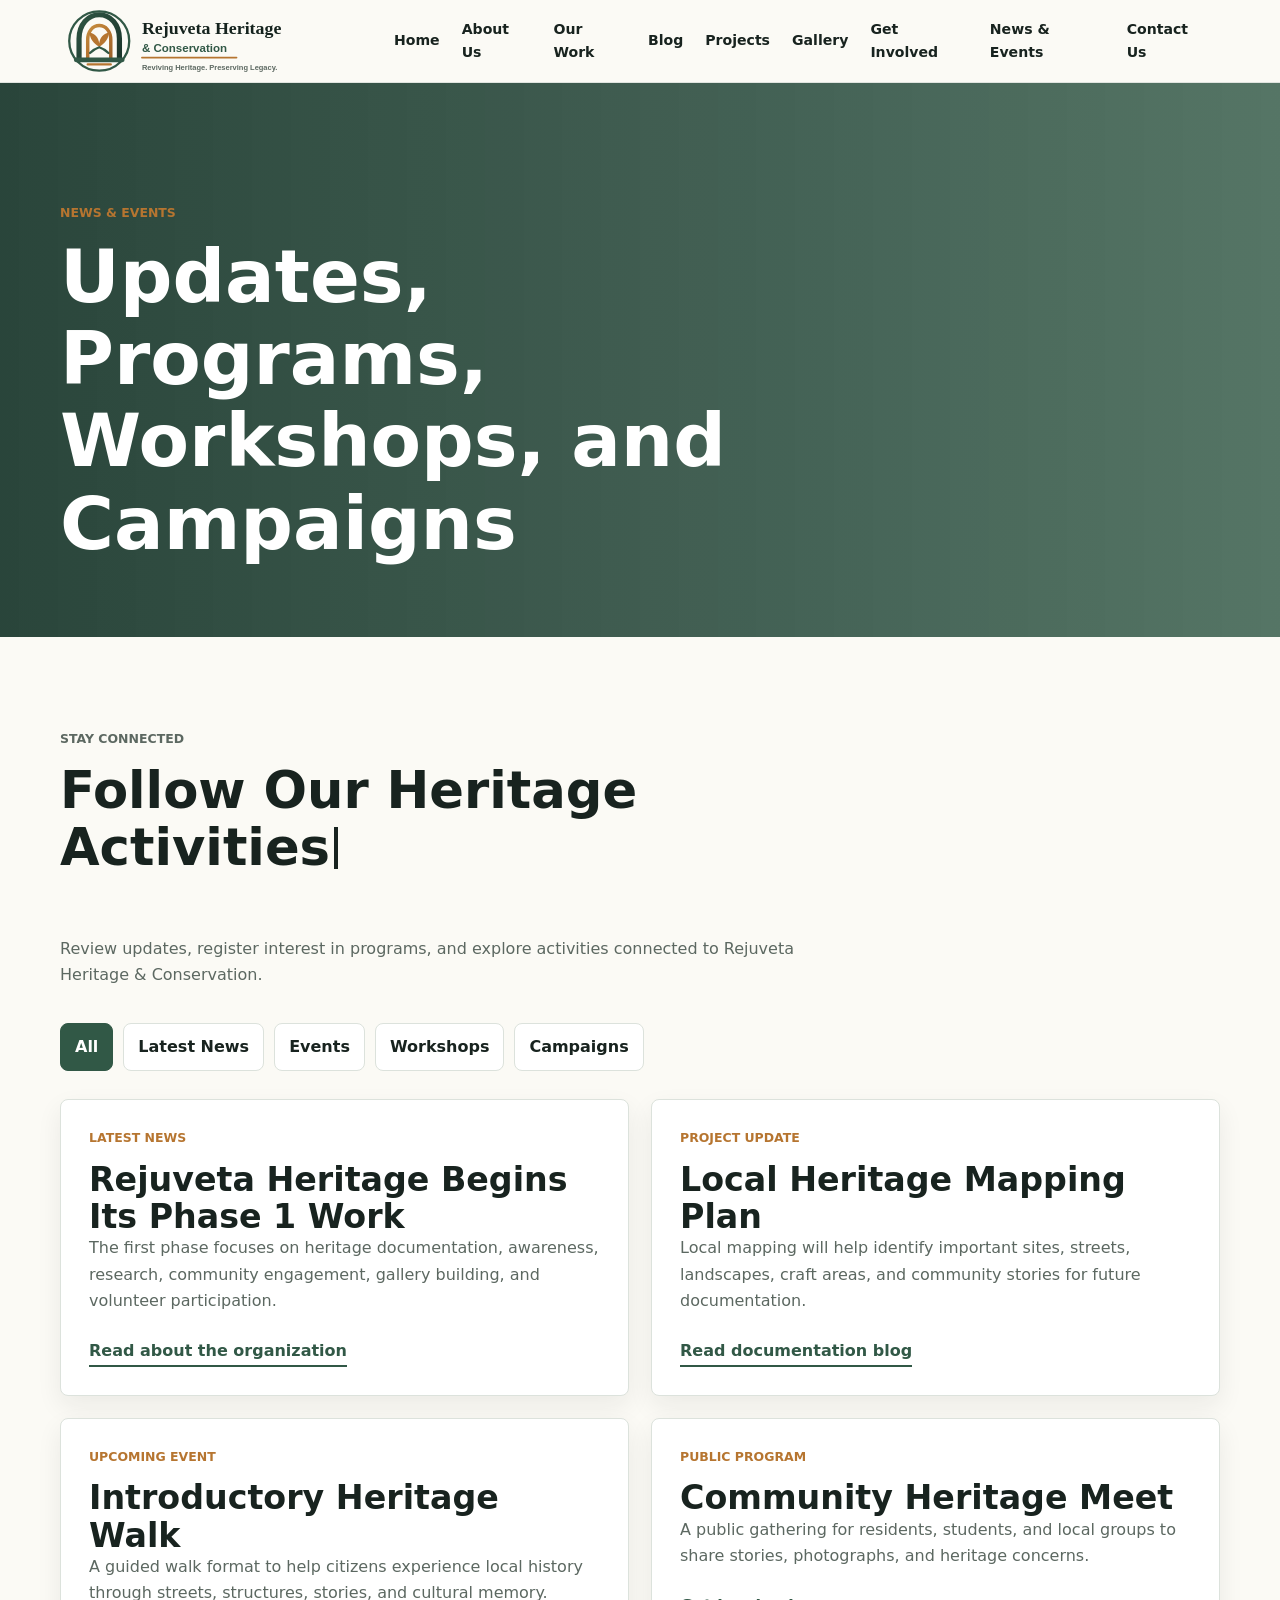
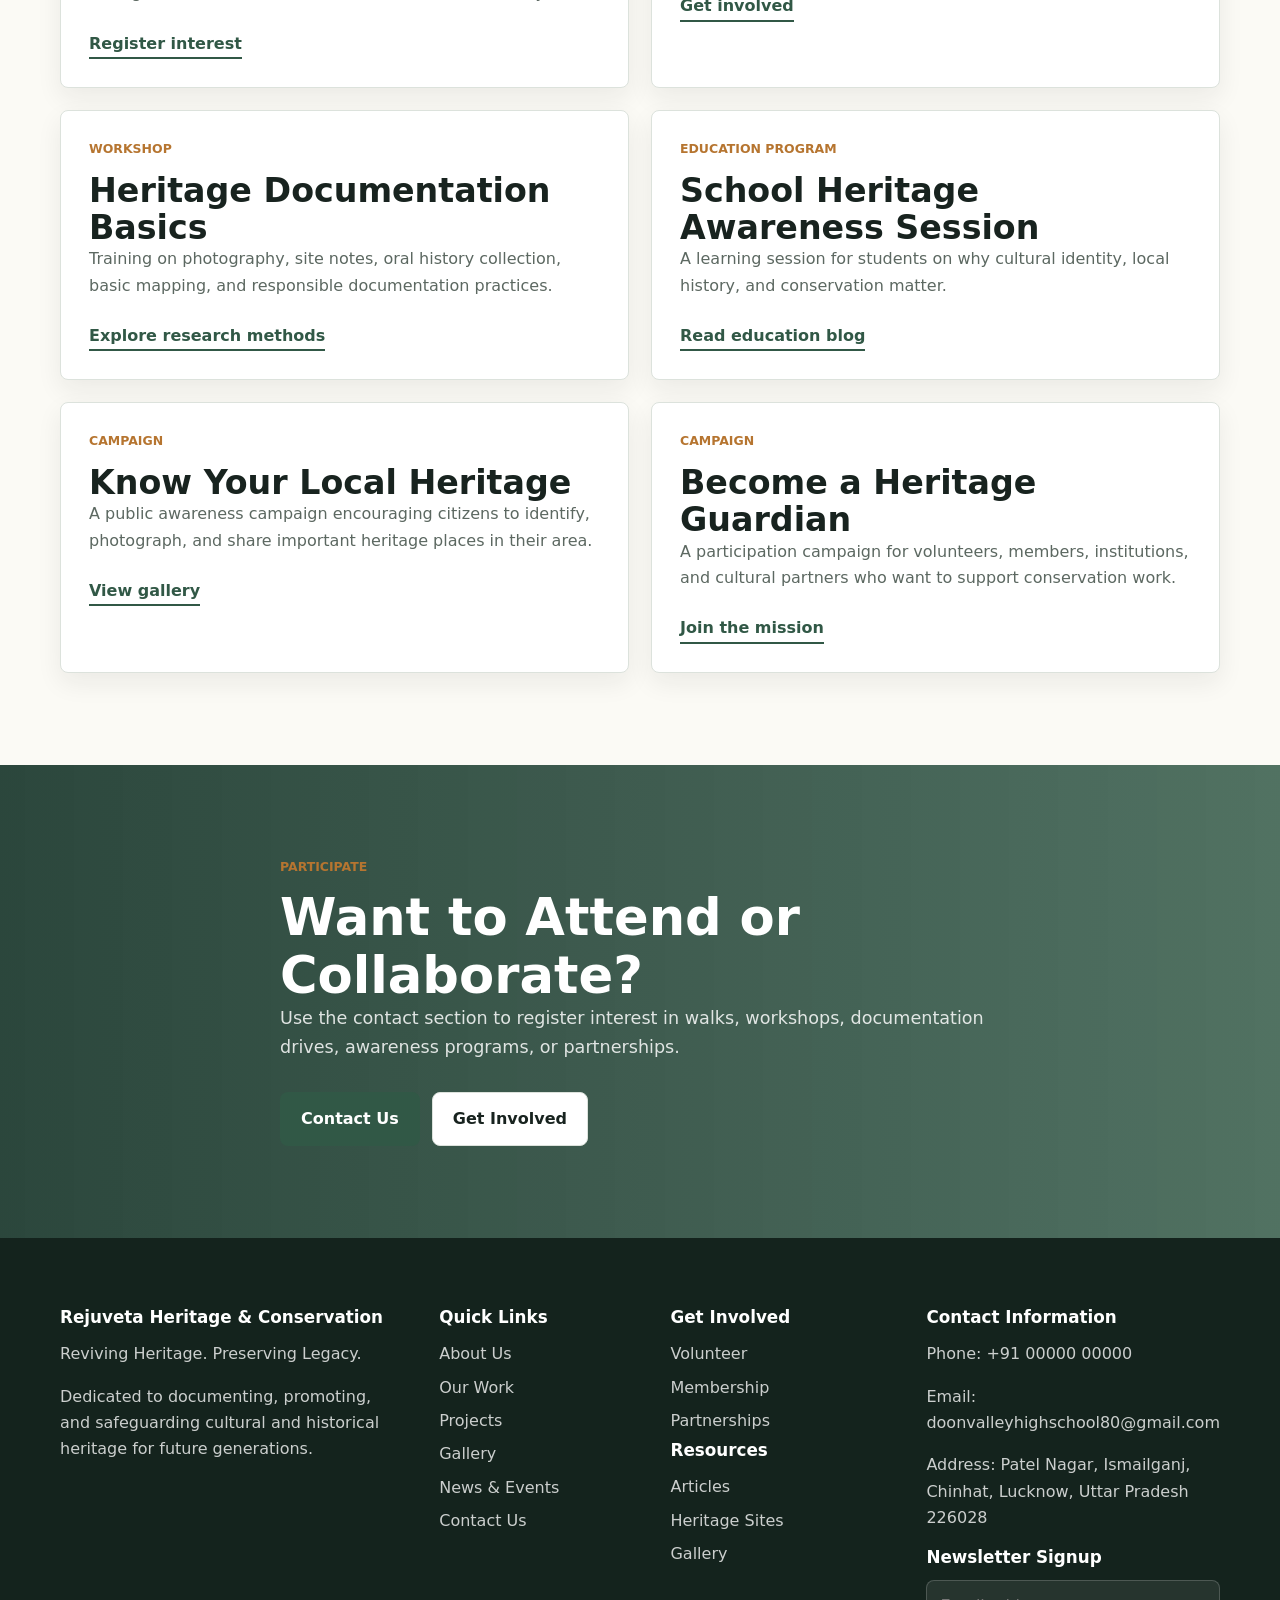
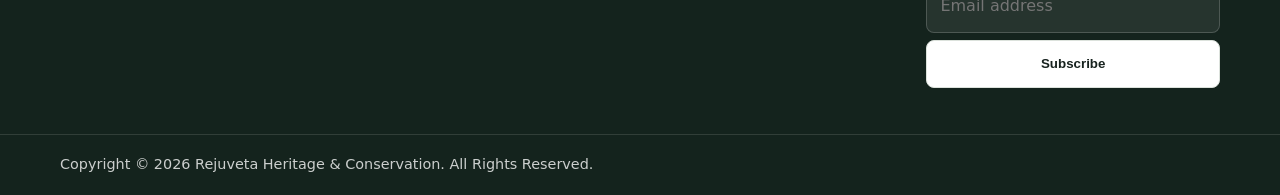
<file: rejuveta-preview/news-events.html>
﻿<!doctype html>
<html lang="en">
<head>
    <meta charset="utf-8">
    <meta name="viewport" content="width=device-width, initial-scale=1">
    <title>News & Events | Rejuveta Heritage & Conservation</title>
    <meta name="description" content="Latest news, upcoming events, workshops, and awareness campaigns from Rejuveta Heritage & Conservation.">
    <link rel="canonical" href="https://rejuveta-preview.vercel.app/news-events">
    <meta property="og:site_name" content="Rejuveta Heritage & Conservation">
    <meta property="og:title" content="News & Events | Rejuveta Heritage & Conservation">
    <meta property="og:description" content="Latest heritage news, events, workshops, and awareness campaigns.">
    <meta property="og:type" content="website">
    <meta property="og:url" content="https://rejuveta-preview.vercel.app/news-events">
    <meta property="og:image" content="https://images.unsplash.com/photo-1587474260584-136574528ed5?auto=format&fit=crop&w=1200&q=80">
    <meta name="twitter:card" content="summary_large_image">
    <meta name="theme-color" content="#315846">
    <link rel="stylesheet" href="assets/css/theme.css">
</head>
<body class="rejuveta-site">
<div class="site-preloader" aria-hidden="true"><span></span></div>
<a class="skip-link screen-reader-text" href="#main">Skip to content</a>
<header class="site-header">
    <div class="container header-inner">
        <a class="brand" href="index.html" aria-label="Rejuveta Heritage home"><img class="brand-logo" src="assets/images/rejuveta-logo.svg" alt="Rejuveta Heritage & Conservation"></a>
        <button class="nav-toggle" type="button" aria-expanded="false" aria-controls="primary-menu"><span></span><span></span><span></span><span class="screen-reader-text">Menu</span></button>
        <nav class="primary-nav" aria-label="Primary navigation">
            <ul id="primary-menu" class="menu">
                <li><a href="index.html">Home</a></li>
                <li><a href="about.html">About Us</a></li>
                <li><a href="index.html#work">Our Work</a></li>
                <li><a href="blog.html">Blog</a></li>
                <li><a href="index.html#projects">Projects</a></li>
                <li><a href="gallery.html">Gallery</a></li>
                <li><a href="index.html#involved">Get Involved</a></li>
                <li><a href="news-events.html">News & Events</a></li>
                <li><a href="index.html#contact">Contact Us</a></li>
            </ul>
        </nav>
    </div>
</header>
<main id="main" class="site-main">
    <section class="page-hero">
        <div class="container reveal">
            <p class="eyebrow">News & Events</p>
            <h1>Updates, Programs, Workshops, and Campaigns</h1>
        </div>
    </section>
    <section class="section">
        <div class="container">
            <div class="section-heading reveal">
                <p class="eyebrow">Stay Connected</p>
                <h2 class="typing-text" data-type-text="Follow Our Heritage Activities">Follow Our Heritage Activities</h2>
                <p>Review updates, register interest in programs, and explore activities connected to Rejuveta Heritage & Conservation.</p>
            </div>
            <div class="gallery-filters reveal" aria-label="News and events filters">
                <button class="filter-button is-active" type="button" data-news-filter="all">All</button>
                <button class="filter-button" type="button" data-news-filter="news">Latest News</button>
                <button class="filter-button" type="button" data-news-filter="events">Events</button>
                <button class="filter-button" type="button" data-news-filter="workshops">Workshops</button>
                <button class="filter-button" type="button" data-news-filter="campaigns">Campaigns</button>
            </div>
            <div class="news-board">
                <article id="latest-news" class="news-card reveal" data-news-category="news"><p class="eyebrow">Latest News</p><h2>Rejuveta Heritage Begins Its Phase 1 Work</h2><p>The first phase focuses on heritage documentation, awareness, research, community engagement, gallery building, and volunteer participation.</p><a class="text-link" href="about.html">Read about the organization</a></article>
                <article class="news-card reveal" data-news-category="news"><p class="eyebrow">Project Update</p><h2>Local Heritage Mapping Plan</h2><p>Local mapping will help identify important sites, streets, landscapes, craft areas, and community stories for future documentation.</p><a class="text-link" href="blog.html#documentation">Read documentation blog</a></article>
                <article id="upcoming-events" class="news-card reveal" data-news-category="events"><p class="eyebrow">Upcoming Event</p><h2>Introductory Heritage Walk</h2><p>A guided walk format to help citizens experience local history through streets, structures, stories, and cultural memory.</p><a class="text-link" href="index.html#contact">Register interest</a></article>
                <article class="news-card reveal" data-news-category="events"><p class="eyebrow">Public Program</p><h2>Community Heritage Meet</h2><p>A public gathering for residents, students, and local groups to share stories, photographs, and heritage concerns.</p><a class="text-link" href="index.html#involved">Get involved</a></article>
                <article id="workshops" class="news-card reveal" data-news-category="workshops"><p class="eyebrow">Workshop</p><h2>Heritage Documentation Basics</h2><p>Training on photography, site notes, oral history collection, basic mapping, and responsible documentation practices.</p><a class="text-link" href="blog.html#research">Explore research methods</a></article>
                <article class="news-card reveal" data-news-category="workshops"><p class="eyebrow">Education Program</p><h2>School Heritage Awareness Session</h2><p>A learning session for students on why cultural identity, local history, and conservation matter.</p><a class="text-link" href="blog.html#education-learning">Read education blog</a></article>
                <article id="campaigns" class="news-card reveal" data-news-category="campaigns"><p class="eyebrow">Campaign</p><h2>Know Your Local Heritage</h2><p>A public awareness campaign encouraging citizens to identify, photograph, and share important heritage places in their area.</p><a class="text-link" href="gallery.html">View gallery</a></article>
                <article class="news-card reveal" data-news-category="campaigns"><p class="eyebrow">Campaign</p><h2>Become a Heritage Guardian</h2><p>A participation campaign for volunteers, members, institutions, and cultural partners who want to support conservation work.</p><a class="text-link" href="index.html#involved">Join the mission</a></article>
            </div>
        </div>
    </section>
    <section class="section cta-section">
        <div class="container cta-inner reveal">
            <p class="eyebrow">Participate</p>
            <h2>Want to Attend or Collaborate?</h2>
            <p>Use the contact section to register interest in walks, workshops, documentation drives, awareness programs, or partnerships.</p>
            <div class="button-row"><a class="button button-primary" href="index.html#contact">Contact Us</a><a class="button button-secondary" href="index.html#involved">Get Involved</a></div>
        </div>
    </section>
</main>
<footer class="site-footer">
    <div class="container footer-grid">
        <div><h2>Rejuveta Heritage & Conservation</h2><p>Reviving Heritage. Preserving Legacy.</p><p>Dedicated to documenting, promoting, and safeguarding cultural and historical heritage for future generations.</p></div>
        <div><h3>Quick Links</h3><a href="about.html">About Us</a><a href="index.html#work">Our Work</a><a href="index.html#projects">Projects</a><a href="gallery.html">Gallery</a><a href="news-events.html">News & Events</a><a href="index.html#contact">Contact Us</a></div>
        <div><h3>Get Involved</h3><a href="index.html#involved">Volunteer</a><a href="index.html#involved">Membership</a><a href="index.html#involved">Partnerships</a><h3>Resources</h3><a href="blog.html">Articles</a><a href="blog.html#sites">Heritage Sites</a><a href="gallery.html">Gallery</a></div>
        <div><h3>Contact Information</h3><p>Phone: <span data-content="phone">+91 00000 00000</span></p><p>Email: <span data-content="email">doonvalleyhighschool80@gmail.com</span></p><p>Address: <span data-content="address">Patel Nagar, Ismailganj, Chinhat, Lucknow, Uttar Pradesh 226028</span></p><h3>Newsletter Signup</h3><form class="newsletter-form"><input type="email" placeholder="Email address" required><button class="button button-secondary" type="submit">Subscribe</button></form></div>
    </div>
    <div class="footer-bottom"><div class="container"><p>Copyright &copy; 2026 Rejuveta Heritage & Conservation. All Rights Reserved.</p></div></div>
</footer>
<script src="assets/js/theme.js" defer></script>
</body>
</html>
</file>
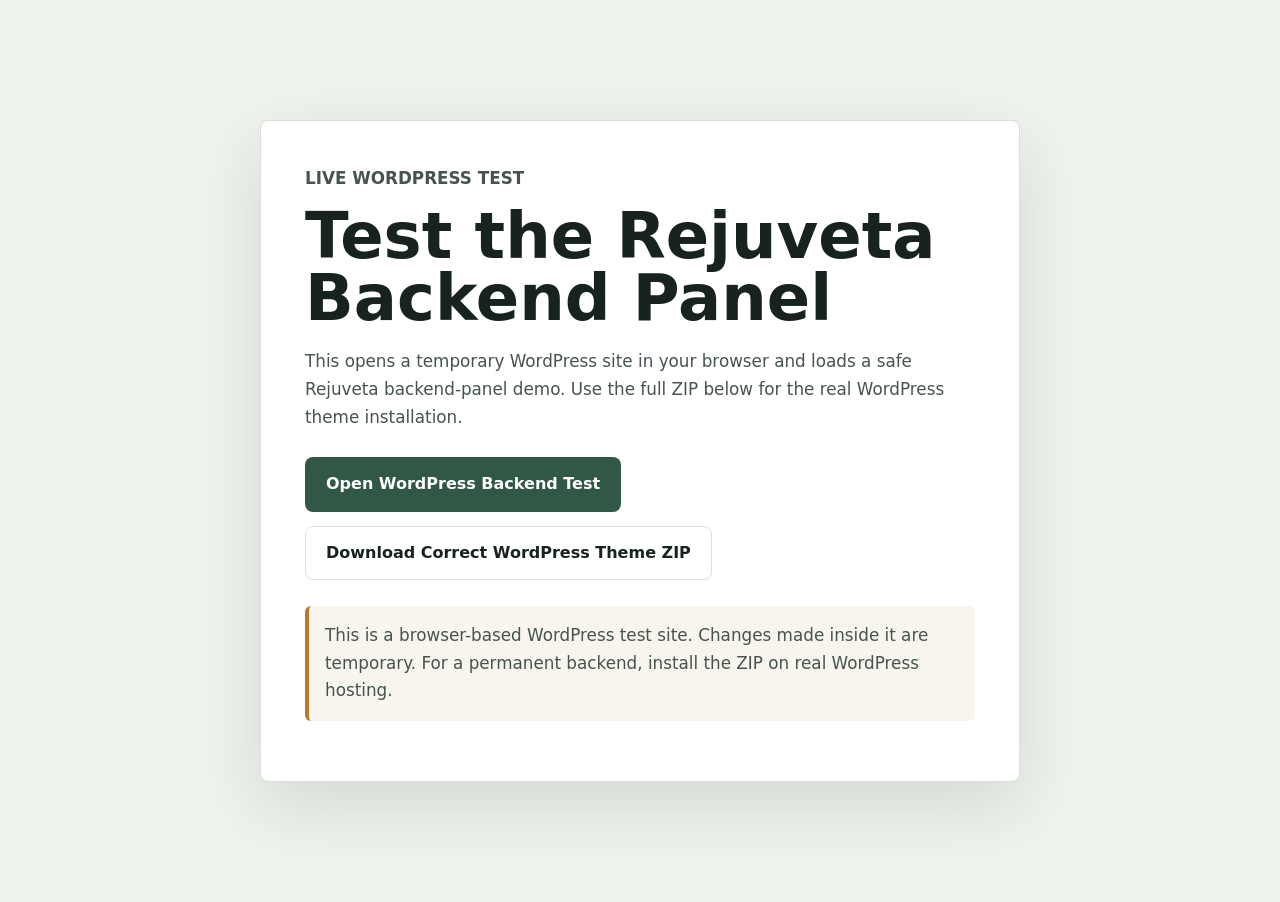
<file: rejuveta-preview/wordpress-test.html>
<!doctype html>
<html lang="en">
<head>
  <meta charset="utf-8">
  <meta name="viewport" content="width=device-width, initial-scale=1">
  <title>WordPress Backend Test | Rejuveta Heritage & Conservation</title>
  <meta name="description" content="Open the Rejuveta Heritage WordPress theme in WordPress Playground and test the backend panel.">
  <meta name="robots" content="noindex, nofollow">
  <link rel="preconnect" href="https://playground.wordpress.net">
  <link rel="stylesheet" href="assets/css/theme.css">
  <style>
    .test-hero {
      min-height: 100vh;
      display: grid;
      place-items: center;
      padding: 120px 24px;
      background: #eef4ec;
    }
    .test-card {
      width: min(760px, 100%);
      background: #fff;
      border: 1px solid rgba(27, 55, 43, .16);
      border-radius: 8px;
      padding: 44px;
      box-shadow: 0 24px 70px rgba(17, 32, 25, .12);
    }
    .test-card h1 {
      margin: 0 0 18px;
      font-size: clamp(2.2rem, 5vw, 4.8rem);
      line-height: .98;
    }
    .test-card p {
      font-size: 1.05rem;
      color: #46544d;
    }
    .test-actions {
      display: flex;
      flex-wrap: wrap;
      gap: 14px;
      margin-top: 26px;
    }
    .test-note {
      margin-top: 26px;
      padding: 16px;
      background: #f7f5ee;
      border-left: 4px solid #b8792d;
      border-radius: 6px;
      font-size: .95rem;
    }
  </style>
</head>
<body>
  <main class="test-hero">
    <section class="test-card">
      <p class="eyebrow">Live WordPress Test</p>
      <h1>Test the Rejuveta Backend Panel</h1>
      <p>This opens a temporary WordPress site in your browser and loads a safe Rejuveta backend-panel demo. Use the full ZIP below for the real WordPress theme installation.</p>
      <div class="test-actions">
        <a class="button button-primary" href="https://playground.wordpress.net/?blueprint-url=https%3A%2F%2Frejuveta-preview.vercel.app%2Fplayground-blueprint.json%3Fv%3D9" target="_blank" rel="noopener">Open WordPress Backend Test</a>
        <a class="button button-secondary" href="downloads/rejuveta-heritage-wp-upload.zip">Download Correct WordPress Theme ZIP</a>
      </div>
      <p class="test-note">This is a browser-based WordPress test site. Changes made inside it are temporary. For a permanent backend, install the ZIP on real WordPress hosting.</p>
    </section>
  </main>
</body>
</html>
</file>
<file: rejuveta-preview/assets/css/theme.css>
:root {
    --ink: #18231f;
    --muted: #5c6861;
    --line: #dce2dc;
    --paper: #fbfaf5;
    --soft: #eef2ea;
    --white: #ffffff;
    --moss: #315846;
    --moss-dark: #1e3b31;
    --ochre: #b67530;
    --clay: #8f4c35;
    --shadow: 0 18px 45px rgba(24, 35, 31, 0.13);
    --radius: 8px;
}

* {
    box-sizing: border-box;
}

html {
    scroll-behavior: smooth;
}

body {
    margin: 0;
    color: var(--ink);
    background: var(--paper);
    font-family: Inter, ui-sans-serif, system-ui, -apple-system, BlinkMacSystemFont, "Segoe UI", sans-serif;
    font-size: 16px;
    line-height: 1.65;
    text-rendering: optimizeLegibility;
}

body.loaded .site-preloader {
    opacity: 0;
    visibility: hidden;
}

a {
    color: inherit;
    text-decoration: none;
}

img {
    display: block;
    max-width: 100%;
    height: auto;
}

.container {
    width: min(1160px, calc(100% - 40px));
    margin: 0 auto;
}

.screen-reader-text {
    position: absolute;
    width: 1px;
    height: 1px;
    padding: 0;
    overflow: hidden;
    clip: rect(0, 0, 0, 0);
    white-space: nowrap;
    border: 0;
}

.skip-link:focus {
    position: fixed;
    top: 12px;
    left: 12px;
    z-index: 9999;
    width: auto;
    height: auto;
    padding: 10px 14px;
    clip: auto;
    background: var(--white);
    border: 2px solid var(--moss);
}

.site-preloader {
    position: fixed;
    inset: 0;
    z-index: 9998;
    display: grid;
    place-items: center;
    background: var(--paper);
    transition: opacity 300ms ease, visibility 300ms ease;
}

.site-preloader span {
    width: 46px;
    height: 46px;
    border: 4px solid var(--line);
    border-top-color: var(--moss);
    border-radius: 50%;
    animation: spin 800ms linear infinite;
}

@keyframes spin {
    to { transform: rotate(360deg); }
}

.site-header {
    position: sticky;
    top: 0;
    z-index: 1000;
    background: rgba(251, 250, 245, 0.94);
    border-bottom: 1px solid rgba(220, 226, 220, 0.88);
    backdrop-filter: blur(16px);
}

.header-inner {
    display: flex;
    align-items: center;
    justify-content: space-between;
    min-height: 82px;
    gap: 24px;
}

.brand {
    display: inline-flex;
    align-items: center;
    gap: 12px;
    min-width: 300px;
}

.brand-logo {
    width: 300px;
    height: auto;
}

.brand-mark {
    display: grid;
    place-items: center;
    width: 48px;
    height: 48px;
    color: var(--white);
    background: var(--moss);
    border-radius: 8px;
    font-weight: 800;
}

.brand strong,
.brand small {
    display: block;
}

.brand strong {
    max-width: 280px;
    font-size: 0.98rem;
    line-height: 1.2;
}

.brand small {
    color: var(--muted);
    font-size: 0.78rem;
}

.primary-nav {
    flex: 1;
}

.primary-nav .menu {
    display: flex;
    align-items: center;
    justify-content: flex-end;
    gap: 2px;
    margin: 0;
    padding: 0;
    list-style: none;
}

.primary-nav li {
    position: relative;
}

.primary-nav a {
    display: block;
    padding: 12px 10px;
    border-radius: 6px;
    color: var(--ink);
    font-size: 0.88rem;
    font-weight: 650;
}

.primary-nav a:hover,
.primary-nav a:focus {
    color: var(--moss);
    background: var(--soft);
}

.primary-nav .sub-menu {
    position: absolute;
    top: 100%;
    left: 0;
    min-width: 230px;
    margin: 0;
    padding: 8px;
    list-style: none;
    background: var(--white);
    border: 1px solid var(--line);
    border-radius: var(--radius);
    box-shadow: var(--shadow);
    opacity: 0;
    visibility: hidden;
    transform: translateY(8px);
    transition: 180ms ease;
}

.primary-nav li:hover > .sub-menu,
.primary-nav li:focus-within > .sub-menu {
    opacity: 1;
    visibility: visible;
    transform: translateY(0);
}

.primary-nav .sub-menu a {
    padding: 10px 12px;
    font-weight: 600;
}

.nav-toggle {
    display: none;
    width: 44px;
    height: 44px;
    padding: 0;
    border: 1px solid var(--line);
    border-radius: 8px;
    background: var(--white);
}

.nav-toggle span:not(.screen-reader-text) {
    display: block;
    width: 20px;
    height: 2px;
    margin: 5px auto;
    background: var(--ink);
}

.hero-section {
    position: relative;
    min-height: 720px;
    display: flex;
    align-items: center;
    color: var(--white);
    background:
        linear-gradient(90deg, rgba(13, 24, 20, 0.86), rgba(13, 24, 20, 0.42), rgba(13, 24, 20, 0.16)),
        var(--hero-image) center/cover;
}

.hero-section::after {
    content: "";
    position: absolute;
    inset: auto 0 0;
    height: 120px;
    background: linear-gradient(0deg, var(--paper), rgba(251, 250, 245, 0));
}

.hero-content {
    position: relative;
    z-index: 1;
    max-width: 720px;
    padding: 120px 0 150px;
}

.eyebrow {
    margin: 0 0 12px;
    color: var(--ochre);
    font-size: 0.78rem;
    font-weight: 800;
    letter-spacing: 0;
    text-transform: uppercase;
}

.hero-content .eyebrow {
    color: #f0c17a;
}

h1,
h2,
h3 {
    margin: 0;
    color: inherit;
    line-height: 1.12;
    letter-spacing: 0;
}

h1 {
    max-width: 780px;
    font-size: clamp(3rem, 8vw, 5.8rem);
}

h2 {
    font-size: clamp(2rem, 4vw, 3.2rem);
}

h3 {
    font-size: 1.22rem;
}

p {
    margin: 0 0 1rem;
}

.hero-content p:not(.eyebrow) {
    max-width: 620px;
    margin-top: 22px;
    color: rgba(255, 255, 255, 0.9);
    font-size: 1.18rem;
}

.button-row {
    display: flex;
    flex-wrap: wrap;
    gap: 12px;
    margin-top: 30px;
}

.button {
    display: inline-flex;
    align-items: center;
    justify-content: center;
    min-height: 48px;
    padding: 13px 20px;
    border: 1px solid transparent;
    border-radius: 8px;
    font-weight: 800;
    transition: transform 180ms ease, background 180ms ease, color 180ms ease;
}

.button:hover,
.button:focus {
    transform: translateY(-1px);
}

.button-primary {
    color: var(--white);
    background: var(--moss);
}

.button-primary:hover,
.button-primary:focus {
    background: var(--moss-dark);
}

.button-secondary {
    color: var(--ink);
    background: var(--white);
    border-color: var(--line);
}

.section {
    padding: 92px 0;
}

.soft-section {
    background: var(--soft);
}

.split,
.contact-layout {
    display: grid;
    grid-template-columns: minmax(0, 1fr) minmax(320px, 0.78fr);
    gap: 48px;
    align-items: center;
}

.split p,
.section-heading p,
.content-wrap p {
    color: var(--muted);
}

.stat-panel {
    display: grid;
    grid-template-columns: repeat(3, 1fr);
    gap: 12px;
    padding: 22px;
    background: var(--white);
    border: 1px solid var(--line);
    border-radius: var(--radius);
    box-shadow: var(--shadow);
}

.stat-panel div {
    padding: 18px;
    background: var(--paper);
    border-radius: 8px;
}

.stat-panel strong,
.stat-panel span {
    display: block;
}

.stat-panel strong {
    color: var(--moss);
    font-size: 2rem;
}

.stat-panel span {
    color: var(--muted);
    font-size: 0.88rem;
}

.text-link {
    display: inline-flex;
    margin-top: 8px;
    color: var(--moss);
    font-weight: 800;
    border-bottom: 2px solid currentColor;
}

.two-cards,
.feature-grid,
.card-grid,
.news-grid,
.site-grid,
.gallery-grid {
    display: grid;
    gap: 22px;
}

.two-cards {
    grid-template-columns: repeat(2, minmax(0, 1fr));
}

.feature-grid,
.card-grid,
.news-grid {
    grid-template-columns: repeat(4, minmax(0, 1fr));
}

.news-board {
    display: grid;
    grid-template-columns: repeat(2, minmax(0, 1fr));
    gap: 22px;
}

.news-card {
    scroll-margin-top: 110px;
    padding: 28px;
    background: var(--white);
    border: 1px solid var(--line);
    border-radius: var(--radius);
    box-shadow: 0 10px 26px rgba(24, 35, 31, 0.07);
}

.news-card h2 {
    font-size: clamp(1.45rem, 2.6vw, 2.2rem);
}

.news-card p:not(.eyebrow) {
    color: var(--muted);
}

.news-card.is-hidden {
    display: none;
}

.site-grid {
    grid-template-columns: repeat(3, minmax(0, 1fr));
}

.gallery-grid {
    grid-template-columns: repeat(4, minmax(0, 1fr));
}

.section-heading {
    max-width: 760px;
    margin-bottom: 34px;
}

.info-card,
.feature-card,
.plain-card,
.site-card,
.form-shell {
    background: var(--white);
    border: 1px solid var(--line);
    border-radius: var(--radius);
    box-shadow: 0 10px 26px rgba(24, 35, 31, 0.07);
}

.info-card,
.feature-card,
.plain-card {
    padding: 26px;
}

.clickable-card {
    display: block;
    transition: transform 180ms ease, box-shadow 180ms ease, border-color 180ms ease;
}

.clickable-card:hover,
.clickable-card:focus {
    transform: translateY(-4px);
    border-color: rgba(49, 88, 70, 0.5);
    box-shadow: var(--shadow);
}

.card-action {
    display: inline-flex;
    margin-top: 12px;
    color: var(--moss);
    font-weight: 800;
    border-bottom: 2px solid currentColor;
}

.feature-card {
    min-height: 245px;
    overflow: hidden;
    transition: transform 180ms ease, box-shadow 180ms ease;
}

.feature-card img {
    width: calc(100% + 52px);
    max-width: none;
    height: 150px;
    margin: -26px -26px 22px;
    object-fit: cover;
}

.feature-card:hover,
.feature-card:focus {
    transform: translateY(-4px);
    box-shadow: var(--shadow);
}

.feature-card p,
.plain-card p,
.site-card p,
.info-card p {
    color: var(--muted);
}

.feature-icon {
    display: grid;
    place-items: center;
    width: 46px;
    height: 46px;
    margin-bottom: 18px;
    color: var(--moss);
    background: var(--soft);
    border: 1px solid var(--line);
    border-radius: 8px;
}

.feature-icon svg {
    width: 24px;
    height: 24px;
    fill: none;
    stroke: currentColor;
    stroke-width: 1.8;
    stroke-linecap: round;
    stroke-linejoin: round;
}

.heritage-matters {
    color: var(--white);
    background: var(--moss-dark);
}

.heritage-matters .section-heading p {
    color: rgba(255, 255, 255, 0.72);
}

.matter-list {
    display: grid;
    grid-template-columns: repeat(5, minmax(0, 1fr));
    gap: 12px;
}

.matter-item {
    padding: 20px;
    background: rgba(255, 255, 255, 0.1);
    border: 1px solid rgba(255, 255, 255, 0.16);
    border-radius: var(--radius);
    font-weight: 800;
    transition: transform 180ms ease, background 180ms ease, border-color 180ms ease;
}

.matter-item:hover,
.matter-item:focus {
    transform: translateY(-3px);
    background: rgba(255, 255, 255, 0.16);
    border-color: rgba(255, 255, 255, 0.32);
}

.typing-text {
    min-height: 3.4em;
}

.typing-text.is-typing::after {
    content: "";
    display: inline-block;
    width: 0.08em;
    height: 0.82em;
    margin-left: 0.08em;
    background: currentColor;
    animation: cursorBlink 760ms steps(1) infinite;
    vertical-align: -0.08em;
}

@keyframes cursorBlink {
    50% { opacity: 0; }
}

.site-card {
    overflow: hidden;
}

.site-card img {
    width: 100%;
    aspect-ratio: 4 / 3;
    object-fit: cover;
}

.site-card div {
    padding: 22px;
}

.gallery-item {
    position: relative;
    overflow: hidden;
    min-height: 260px;
    border-radius: var(--radius);
    background: var(--ink);
}

.gallery-item img {
    width: 100%;
    height: 100%;
    min-height: 260px;
    object-fit: cover;
    opacity: 0.82;
    transition: transform 240ms ease;
}

.gallery-item:hover img,
.gallery-item:focus img {
    transform: scale(1.04);
}

.gallery-item span {
    position: absolute;
    left: 16px;
    bottom: 16px;
    padding: 8px 12px;
    color: var(--white);
    background: rgba(24, 35, 31, 0.78);
    border-radius: 8px;
    font-weight: 800;
}

.gallery-filters {
    display: flex;
    flex-wrap: wrap;
    gap: 10px;
    margin-bottom: 28px;
}

.filter-button {
    min-height: 42px;
    padding: 10px 14px;
    color: var(--ink);
    background: var(--white);
    border: 1px solid var(--line);
    border-radius: 8px;
    font: inherit;
    font-weight: 800;
    cursor: pointer;
}

.filter-button.is-active,
.filter-button:hover,
.filter-button:focus {
    color: var(--white);
    background: var(--moss);
    border-color: var(--moss);
}

.full-gallery {
    display: grid;
    grid-template-columns: repeat(3, minmax(0, 1fr));
    gap: 22px;
}

.gallery-card {
    position: relative;
    min-height: 280px;
    overflow: hidden;
    padding: 0;
    color: var(--white);
    background: var(--ink);
    border: 0;
    border-radius: var(--radius);
    cursor: pointer;
    text-align: left;
}

.gallery-card img {
    width: 100%;
    height: 100%;
    min-height: 280px;
    object-fit: cover;
    opacity: 0.84;
    transition: transform 220ms ease, opacity 220ms ease;
}

.gallery-card:hover img,
.gallery-card:focus img {
    opacity: 0.94;
    transform: scale(1.04);
}

.gallery-card span {
    position: absolute;
    left: 16px;
    right: 16px;
    bottom: 16px;
    padding: 9px 12px;
    background: rgba(24, 35, 31, 0.82);
    border-radius: 8px;
    font-weight: 850;
}

.gallery-card.is-hidden {
    display: none;
}

.gallery-lightbox {
    position: fixed;
    inset: 0;
    z-index: 9999;
    display: none;
    align-items: center;
    justify-content: center;
    padding: 28px;
    background: rgba(11, 18, 15, 0.92);
}

.gallery-lightbox.is-open {
    display: flex;
}

.gallery-lightbox figure {
    width: min(960px, 100%);
    margin: 0;
}

.gallery-lightbox img {
    width: 100%;
    max-height: 72vh;
    object-fit: contain;
    background: #0b120f;
    border-radius: var(--radius);
}

.gallery-lightbox figcaption {
    display: grid;
    gap: 4px;
    margin-top: 14px;
    color: var(--white);
}

.gallery-lightbox figcaption span {
    color: rgba(255, 255, 255, 0.75);
}

.lightbox-close,
.lightbox-nav {
    position: absolute;
    display: grid;
    place-items: center;
    width: 44px;
    height: 44px;
    color: var(--white);
    background: rgba(255, 255, 255, 0.12);
    border: 1px solid rgba(255, 255, 255, 0.18);
    border-radius: 8px;
    cursor: pointer;
    font-size: 2rem;
    line-height: 1;
}

.lightbox-close {
    top: 18px;
    right: 18px;
}

.lightbox-prev {
    left: 18px;
}

.lightbox-next {
    right: 18px;
}

.centered-button {
    margin-top: 28px;
}

.cta-section {
    color: var(--white);
    background:
        linear-gradient(90deg, rgba(30, 59, 49, 0.94), rgba(49, 88, 70, 0.84)),
        url("https://images.unsplash.com/photo-1587474260584-136574528ed5?auto=format&fit=crop&w=1600&q=72") center/cover;
}

.cta-inner {
    max-width: 720px;
}

.cta-inner p:not(.eyebrow) {
    color: rgba(255, 255, 255, 0.84);
    font-size: 1.1rem;
}

.contact-band {
    background: var(--soft);
}

.form-shell {
    padding: 26px;
}

.contact-form {
    display: grid;
    grid-template-columns: repeat(2, minmax(0, 1fr));
    gap: 16px;
}

.contact-form label,
.newsletter-form {
    display: grid;
    gap: 7px;
}

.contact-form .full,
.contact-form button,
.contact-form .form-message {
    grid-column: 1 / -1;
}

.contact-form .hidden-field {
    position: absolute;
    width: 1px;
    height: 1px;
    overflow: hidden;
    clip: rect(0 0 0 0);
}

.contact-form span {
    color: var(--ink);
    font-weight: 750;
}

input,
textarea {
    width: 100%;
    border: 1px solid var(--line);
    border-radius: 8px;
    padding: 12px 13px;
    color: var(--ink);
    background: var(--white);
    font: inherit;
}

textarea {
    resize: vertical;
}

input:focus,
textarea:focus {
    outline: 3px solid rgba(49, 88, 70, 0.16);
    border-color: var(--moss);
}

.hidden-field {
    display: none;
}

.form-message {
    padding: 12px 14px;
    border-radius: 8px;
    font-weight: 700;
}

.form-message[hidden] {
    display: none;
}

.form-message.success {
    color: #17452a;
    background: #dff3e5;
}

.form-message.error {
    color: #7d1d1d;
    background: #f7dddd;
}

.contact-form.is-submitting button {
    cursor: wait;
    opacity: 0.76;
}

.contact-form input.is-invalid,
.contact-form textarea.is-invalid {
    border-color: #a33a3a;
    box-shadow: 0 0 0 3px rgba(163, 58, 58, 0.12);
}

.social-links {
    display: flex;
    flex-wrap: wrap;
    gap: 10px;
    margin: 20px 0;
}

.social-links a {
    padding: 8px 11px;
    background: var(--white);
    border: 1px solid var(--line);
    border-radius: 8px;
    font-weight: 750;
}

.map-box {
    display: grid;
    place-items: center;
    min-height: 220px;
    color: var(--muted);
    background:
        linear-gradient(45deg, rgba(49, 88, 70, 0.1) 25%, transparent 25%),
        linear-gradient(-45deg, rgba(49, 88, 70, 0.1) 25%, transparent 25%),
        var(--white);
    background-size: 28px 28px;
    border: 1px solid var(--line);
    border-radius: var(--radius);
    font-weight: 800;
}

.page-hero {
    padding: 120px 0 72px;
    color: var(--white);
    background:
        linear-gradient(90deg, rgba(30, 59, 49, 0.95), rgba(49, 88, 70, 0.82)),
        url("https://images.unsplash.com/photo-1599661046289-e31897846e41?auto=format&fit=crop&w=1600&q=72") center/cover;
}

.page-hero h1 {
    font-size: clamp(2.4rem, 6vw, 4.6rem);
}

.content-wrap {
    max-width: 850px;
}

.content-wrap h2,
.content-wrap h3 {
    margin: 1.4em 0 0.45em;
}

.content-wrap a {
    color: var(--moss);
    font-weight: 800;
}

.blog-layout {
    display: grid;
    gap: 24px;
}

.blog-post {
    scroll-margin-top: 110px;
    padding: 30px;
    background: var(--white);
    border: 1px solid var(--line);
    border-radius: var(--radius);
    box-shadow: 0 10px 26px rgba(24, 35, 31, 0.07);
}

.blog-post h2 {
    font-size: clamp(1.8rem, 3vw, 2.65rem);
}

.blog-post p:not(.eyebrow) {
    color: var(--muted);
}

.featured-image {
    margin-bottom: 32px;
    border-radius: var(--radius);
}

.site-footer {
    color: rgba(255, 255, 255, 0.78);
    background: #14231d;
}

.footer-grid {
    display: grid;
    grid-template-columns: 1.4fr 0.8fr 0.9fr 1fr;
    gap: 34px;
    padding: 70px 0 46px;
}

.site-footer h2,
.site-footer h3 {
    margin-bottom: 14px;
    color: var(--white);
    font-size: 1.05rem;
}

.site-footer a {
    display: block;
    margin: 7px 0;
}

.site-footer a:hover,
.site-footer a:focus {
    color: var(--white);
}

.newsletter-form {
    grid-template-columns: 1fr;
}

.newsletter-form input {
    border-color: rgba(255, 255, 255, 0.18);
    color: var(--white);
    background: rgba(255, 255, 255, 0.08);
}

.footer-bottom {
    border-top: 1px solid rgba(255, 255, 255, 0.12);
}

.footer-bottom p {
    margin: 0;
    padding: 18px 0;
    font-size: 0.9rem;
}

.reveal {
    opacity: 0;
    transform: translateY(20px);
    transition: opacity 520ms ease, transform 520ms ease;
}

.reveal.is-visible {
    opacity: 1;
    transform: translateY(0);
}

@media (max-width: 1120px) {
    .primary-nav a {
        padding: 11px 8px;
        font-size: 0.82rem;
    }

    .brand {
        min-width: 260px;
    }
}

@media (max-width: 980px) {
    body {
        overflow-x: hidden;
    }

    .nav-toggle {
        display: block;
    }

    .primary-nav {
        position: absolute;
        top: 82px;
        left: 0;
        right: 0;
        display: none;
        max-height: calc(100vh - 82px);
        overflow: auto;
        padding: 12px 20px 22px;
        background: var(--paper);
        border-bottom: 1px solid var(--line);
    }

    .primary-nav.is-open {
        display: block;
    }

    .primary-nav .menu {
        display: grid;
        justify-content: stretch;
        gap: 4px;
    }

    .primary-nav a {
        min-height: 44px;
        padding: 12px 14px;
        font-size: 0.95rem;
    }

    .primary-nav .sub-menu {
        position: static;
        display: grid;
        opacity: 1;
        visibility: visible;
        transform: none;
        box-shadow: none;
        margin-left: 14px;
        background: transparent;
    }

    .hero-section {
        min-height: 640px;
    }

    .split,
    .contact-layout,
    .two-cards {
        grid-template-columns: 1fr;
    }

    .feature-grid,
    .card-grid,
    .news-grid,
    .news-board,
    .gallery-grid {
        grid-template-columns: repeat(2, minmax(0, 1fr));
    }

    .site-grid {
        grid-template-columns: 1fr;
    }

    .full-gallery {
        grid-template-columns: repeat(2, minmax(0, 1fr));
    }

    .matter-list {
        grid-template-columns: repeat(2, minmax(0, 1fr));
    }

    .footer-grid {
        grid-template-columns: repeat(2, minmax(0, 1fr));
    }
}

@media (max-width: 640px) {
    html {
        font-size: 15px;
    }

    .container {
        width: min(100% - 24px, 1160px);
    }

    .header-inner {
        min-height: 68px;
        gap: 10px;
    }

    .brand {
        min-width: 0;
        max-width: calc(100% - 54px);
    }

    .brand-logo {
        width: clamp(155px, 55vw, 210px);
        max-width: 100%;
    }

    .nav-toggle {
        width: 44px;
        height: 44px;
        flex: 0 0 44px;
    }

    .primary-nav {
        top: 68px;
        padding: 10px 12px 18px;
    }

    .hero-section {
        min-height: auto;
        align-items: stretch;
    }

    .hero-content {
        display: flex;
        flex-direction: column;
        justify-content: center;
        min-height: calc(100svh - 68px);
        padding: 72px 0 88px;
    }

    h1 {
        font-size: clamp(2.35rem, 12vw, 3.7rem);
        overflow-wrap: anywhere;
    }

    h2 {
        font-size: clamp(2rem, 10vw, 3rem);
        overflow-wrap: anywhere;
    }

    h3 {
        overflow-wrap: anywhere;
    }

    .hero-content p {
        font-size: 1rem;
    }

    .button-row,
    .social-links {
        display: grid;
        grid-template-columns: 1fr;
        gap: 10px;
    }

    .button {
        width: 100%;
        min-height: 50px;
        padding-inline: 14px;
        text-align: center;
    }

    .section {
        padding: 56px 0;
    }

    .section-heading {
        margin-bottom: 24px;
    }

    .info-card,
    .plain-card,
    .site-card,
    .form-shell,
    .feature-card {
        padding: 22px;
    }

    .feature-card img {
        width: calc(100% + 44px);
        margin: -22px -22px 20px;
        height: 170px;
    }

    .feature-icon {
        width: 44px;
        height: 44px;
    }

    .site-card img {
        height: 210px;
    }

    .matter-item {
        min-height: 58px;
        padding: 14px;
    }

    .cta-inner {
        padding: 0;
    }

    .feature-grid,
    .card-grid,
    .news-grid,
    .news-board,
    .gallery-grid,
    .full-gallery,
    .matter-list,
    .footer-grid,
    .stat-panel,
    .contact-form {
        grid-template-columns: 1fr;
    }

    .contact-form button {
        grid-column: auto;
    }

    .contact-form input,
    .contact-form textarea,
    .newsletter-form input {
        width: 100%;
        font-size: 16px;
    }

    .gallery-item,
    .gallery-item img {
        min-height: 220px;
    }

    .gallery-card {
        min-height: 260px;
    }

    .gallery-lightbox figure {
        width: min(100% - 24px, 960px);
    }

    .lightbox-nav {
        width: 42px;
        height: 42px;
    }

    .lightbox-prev {
        left: 8px;
    }

    .lightbox-next {
        right: 8px;
    }

    .site-footer {
        padding-top: 46px;
    }

    .footer-grid {
        gap: 24px;
    }

    .footer-grid a,
    .footer-grid p {
        overflow-wrap: anywhere;
    }
}

@media (max-width: 390px) {
    .container {
        width: min(100% - 18px, 1160px);
    }

    .brand-logo {
        width: 148px;
    }

    h1 {
        font-size: 2.2rem;
    }

    h2 {
        font-size: 1.9rem;
    }

    .info-card,
    .plain-card,
    .site-card,
    .form-shell,
    .feature-card {
        padding: 18px;
    }
}

@media (prefers-reduced-motion: reduce) {
    html {
        scroll-behavior: auto;
    }

    *,
    *::before,
    *::after {
        animation-duration: 0.01ms !important;
        animation-iteration-count: 1 !important;
        transition-duration: 0.01ms !important;
    }

    .reveal {
        opacity: 1;
        transform: none;
    }
}
</file>
